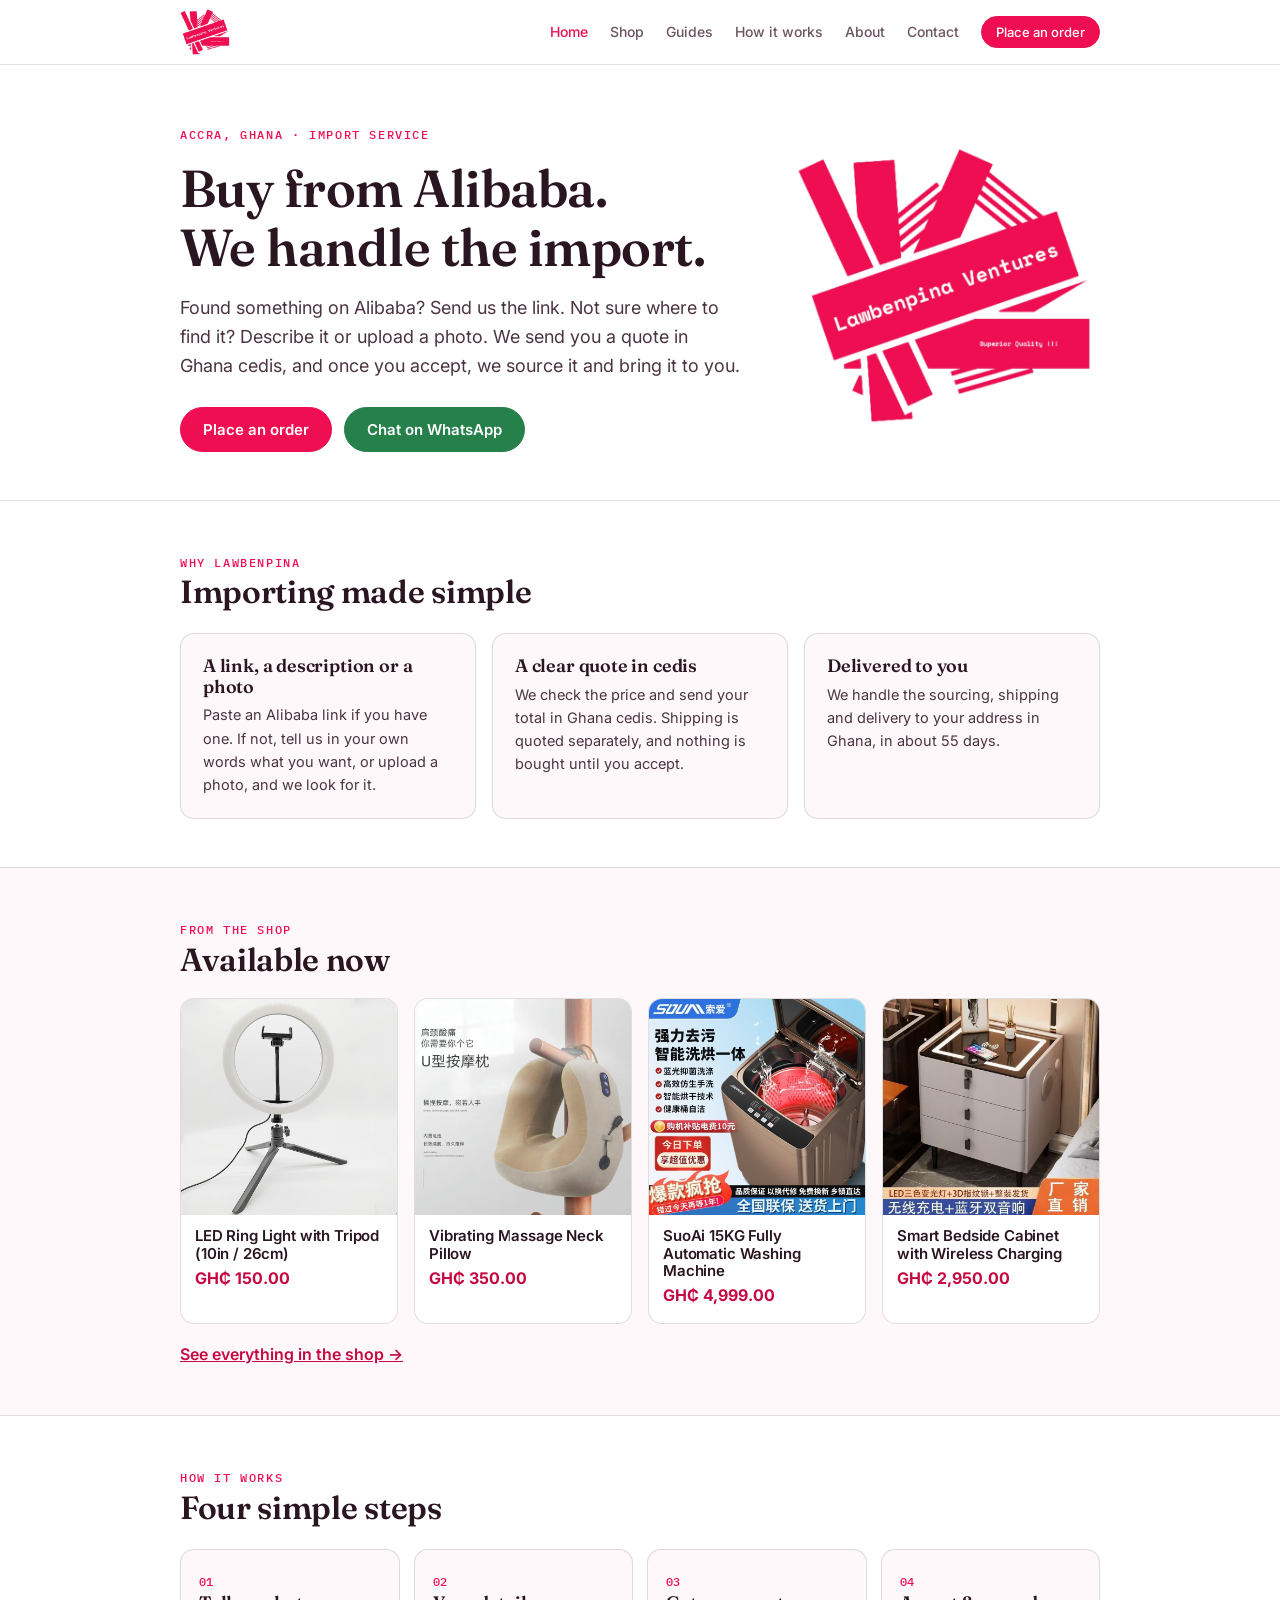
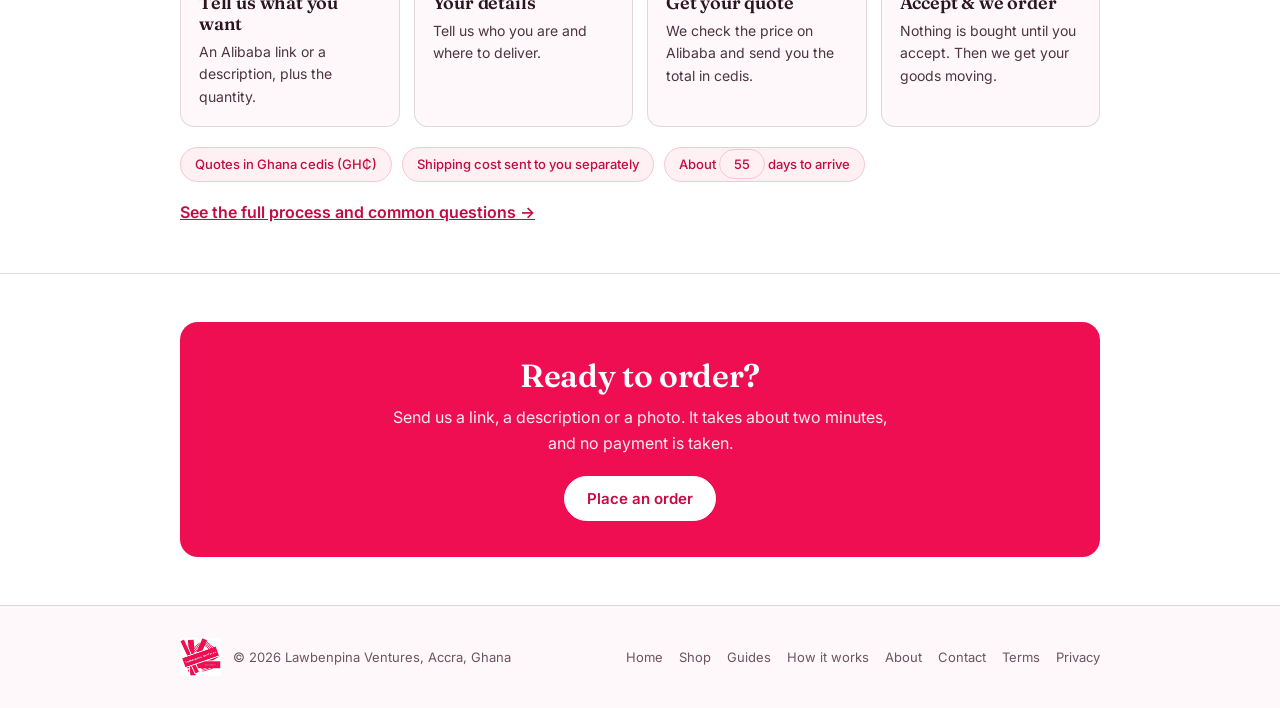
<file: index.html>
﻿<!DOCTYPE html>
<html lang="en">
<head>
<meta charset="UTF-8">
<meta name="viewport" content="width=device-width, initial-scale=1.0">
<title>Lawbenpina Ventures | Import from Alibaba to Ghana</title>
<meta name="description" content="Order anything from Alibaba and have it imported to Ghana. Send a link or describe what you want, get a quote in Ghana cedis, and we handle the rest.">
<link rel="preconnect" href="https://fonts.googleapis.com">
<link href="https://fonts.googleapis.com/css2?family=Fraunces:opsz,wght@9..144,400;9..144,500;9..144,600&family=Inter:wght@400;500;600;700&family=IBM+Plex+Mono:wght@400;500&display=swap" rel="stylesheet">
<link rel="icon" type="image/png" href="favicon.png">
<meta name="theme-color" content="#ef0e52">
<link rel="stylesheet" href="style.css">
</head>
<body data-page="home">
<header class="top">
  <div class="wrap">
    <a class="brand" href="index.html" aria-label="Lawbenpina Ventures home"><img src="logo.png" alt="Lawbenpina Ventures"></a>
    <button class="menu-btn" id="menuBtn" type="button" aria-expanded="false" aria-controls="mainNav">Menu</button>
    <nav id="mainNav">
      <a class="active" href="index.html">Home</a>
      <a href="shop.html">Shop</a>
      <a href="guides.html">Guides</a>
      <a href="how-it-works.html">How it works</a>
      <a href="about.html">About</a>
      <a href="contact.html">Contact</a>
      <a class="btn btn-primary btn-sm" href="order.html">Place an order</a>
    </nav>
  </div>
</header>

<div class="wrap hero">
  <div class="hero-grid">
    <div>
      <span class="eyebrow" data-cms="eyebrow">Accra, Ghana &middot; Import service</span>
      <h1 data-cms="title">Buy from Alibaba.<br>We handle the import.</h1>
      <p class="lede" data-cms="intro">Found something on Alibaba? Send us the link. Not sure where to find it? Describe it or upload a photo. We send you a quote in Ghana cedis, and once you accept, we source it and bring it to you.</p>
      <div class="row">
        <a class="btn btn-primary" href="order.html">Place an order</a>
        <a class="btn btn-wa" data-wa="Hello, I would like to import something from Alibaba." href="https://wa.me/233577788857" target="_blank" rel="noopener">Chat on WhatsApp</a>
      </div>
    </div>
    <img src="logo.png" alt="" width="300">
  </div>
</div>

<section>
  <div class="wrap">
    <span class="eyebrow" data-cms="whyEyebrow">Why Lawbenpina</span>
    <h2 data-cms="whyTitle">Importing made simple</h2>
    <div class="cards3" data-cms-list="features" data-tpl="feature">
      <div class="feat"><h3>A link, a description or a photo</h3><p>Paste an Alibaba link if you have one. If not, tell us in your own words what you want, or upload a photo, and we look for it.</p></div>
      <div class="feat"><h3>A clear quote in cedis</h3><p>We check the price and send your total in Ghana cedis. Shipping is quoted separately, and nothing is bought until you accept.</p></div>
      <div class="feat"><h3>Delivered to you</h3><p>We handle the sourcing, shipping and delivery to your address in Ghana, in about <span class="js-days">55</span> days.</p></div>
    </div>
  </div>
</section>

<section id="featured" hidden>
  <div class="wrap">
    <span class="eyebrow">From the shop</span>
    <h2>Available now</h2>
    <div id="featuredGrid" style="margin-top:20px;"></div>
    <p style="margin-top:18px;"><a class="link" href="shop.html">See everything in the shop &rarr;</a></p>
  </div>
</section>

<section>
  <div class="wrap">
    <span class="eyebrow">How it works</span>
    <h2>Four simple steps</h2>
    <div class="steps4">
      <div><span>01</span><h3>Tell us what you want</h3><p>An Alibaba link or a description, plus the quantity.</p></div>
      <div><span>02</span><h3>Your details</h3><p>Tell us who you are and where to deliver.</p></div>
      <div><span>03</span><h3>Get your quote</h3><p>We check the price on Alibaba and send you the total in cedis.</p></div>
      <div><span>04</span><h3>Accept &amp; we order</h3><p>Nothing is bought until you accept. Then we get your goods moving.</p></div>
    </div>
    <div class="facts">
      <span>Quotes in Ghana cedis (GH₵)</span>
      <span>Shipping cost sent to you separately</span>
      <span>About <span class="js-days">55</span> days to arrive</span>
    </div>
    <p style="margin-top:18px;"><a class="link" href="how-it-works.html">See the full process and common questions &rarr;</a></p>
  </div>
</section>

<section>
  <div class="wrap">
    <div class="cta-band">
      <h2 data-cms="ctaTitle">Ready to order?</h2>
      <p data-cms="ctaText">Send us a link, a description or a photo. It takes about two minutes, and no payment is taken.</p>
      <a class="btn btn-white" href="order.html">Place an order</a>
    </div>
  </div>
</section>

<footer>
  <div class="wrap">
    <div class="foot-brand"><img src="logo.png" alt="Lawbenpina Ventures"><span>&copy; <span class="js-year"></span> Lawbenpina Ventures, Accra, Ghana</span></div>
    <div class="foot-links"><a href="index.html">Home</a><a href="shop.html">Shop</a><a href="guides.html">Guides</a><a href="how-it-works.html">How it works</a><a href="about.html">About</a><a href="contact.html">Contact</a><a href="terms.html">Terms</a><a href="privacy.html">Privacy</a></div>
  </div>
</footer>
<script src="site.js"></script>
</body>
</html>
</file>
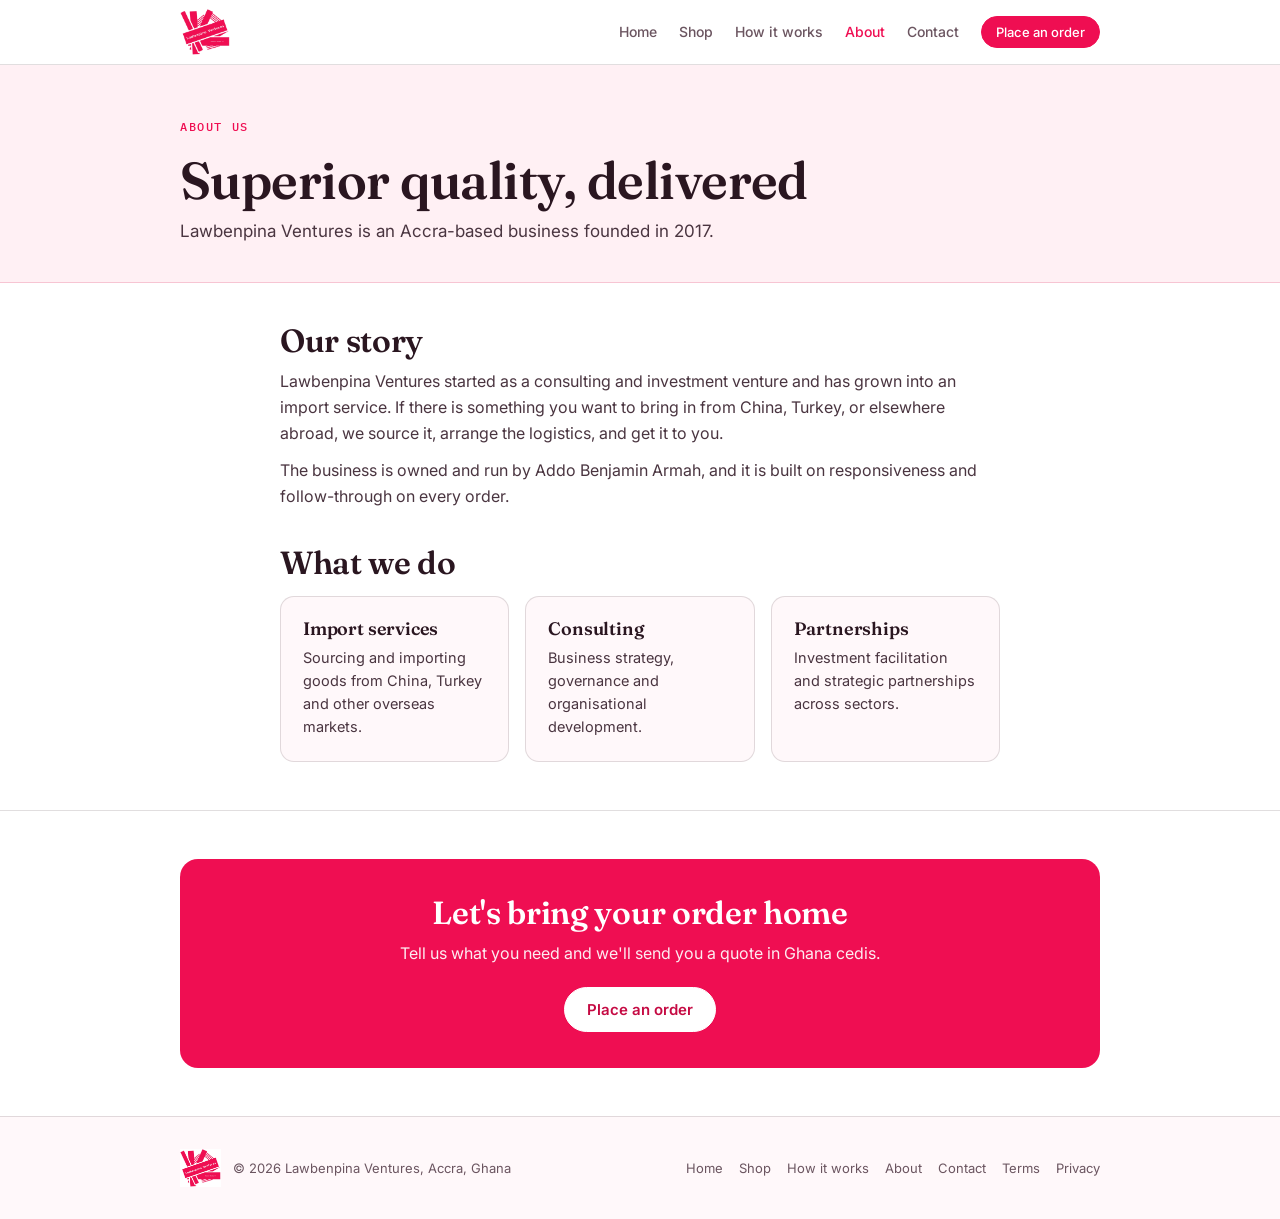
<file: about.html>
﻿<!DOCTYPE html>
<html lang="en">
<head>
<meta charset="UTF-8">
<meta name="viewport" content="width=device-width, initial-scale=1.0">
<title>About | Lawbenpina Ventures</title>
<meta name="description" content="Lawbenpina Ventures is an Accra-based business founded in 2017, offering import services from China, Turkey and other overseas markets.">
<link rel="preconnect" href="https://fonts.googleapis.com">
<link href="https://fonts.googleapis.com/css2?family=Fraunces:opsz,wght@9..144,400;9..144,500;9..144,600&family=Inter:wght@400;500;600;700&family=IBM+Plex+Mono:wght@400;500&display=swap" rel="stylesheet">
<link rel="icon" type="image/png" href="favicon.png">
<meta name="theme-color" content="#ef0e52">
<link rel="stylesheet" href="style.css">
</head>
<body data-page="about">
<header class="top">
  <div class="wrap">
    <a class="brand" href="index.html" aria-label="Lawbenpina Ventures home"><img src="logo.png" alt="Lawbenpina Ventures"></a>
    <button class="menu-btn" id="menuBtn" type="button" aria-expanded="false" aria-controls="mainNav">Menu</button>
    <nav id="mainNav">
      <a href="index.html">Home</a>
      <a href="shop.html">Shop</a>
      <a href="how-it-works.html">How it works</a>
      <a class="active" href="about.html">About</a>
      <a href="contact.html">Contact</a>
      <a class="btn btn-primary btn-sm" href="order.html">Place an order</a>
    </nav>
  </div>
</header>

<div class="page-hero">
  <div class="wrap">
    <span class="eyebrow">About us</span>
    <h1 data-cms="title">Superior quality, delivered</h1>
    <p data-cms="intro">Lawbenpina Ventures is an Accra-based business founded in 2017.</p>
  </div>
</div>

<section class="tight">
  <div class="wrap" style="max-width:760px;">
    <h2 data-cms="storyTitle">Our story</h2>
    <div class="story" data-cms-list="story" data-tpl="para"><p>Lawbenpina Ventures started as a consulting and investment venture and has grown into an import service. If there is something you want to bring in from China, Turkey, or elsewhere abroad, we source it, arrange the logistics, and get it to you.</p><p>The business is owned and run by Addo Benjamin Armah, and it is built on responsiveness and follow-through on every order.</p></div>

    <h2 style="margin-top:36px;" data-cms="doTitle">What we do</h2>
    <div class="cards3" style="margin-top:14px;" data-cms-list="services" data-tpl="feature">
      <div class="feat"><h3>Import services</h3><p>Sourcing and importing goods from China, Turkey and other overseas markets.</p></div>
      <div class="feat"><h3>Consulting</h3><p>Business strategy, governance and organisational development.</p></div>
      <div class="feat"><h3>Partnerships</h3><p>Investment facilitation and strategic partnerships across sectors.</p></div>
    </div>
  </div>
</section>

<section>
  <div class="wrap">
    <div class="cta-band">
      <h2 data-cms="ctaTitle">Let's bring your order home</h2>
      <p data-cms="ctaText">Tell us what you need and we'll send you a quote in Ghana cedis.</p>
      <a class="btn btn-white" href="order.html">Place an order</a>
    </div>
  </div>
</section>

<footer>
  <div class="wrap">
    <div class="foot-brand"><img src="logo.png" alt="Lawbenpina Ventures"><span>&copy; <span class="js-year"></span> Lawbenpina Ventures, Accra, Ghana</span></div>
    <div class="foot-links"><a href="index.html">Home</a><a href="shop.html">Shop</a><a href="how-it-works.html">How it works</a><a href="about.html">About</a><a href="contact.html">Contact</a><a href="terms.html">Terms</a><a href="privacy.html">Privacy</a></div>
  </div>
</footer>
<script src="site.js"></script>
</body>
</html>
</file>
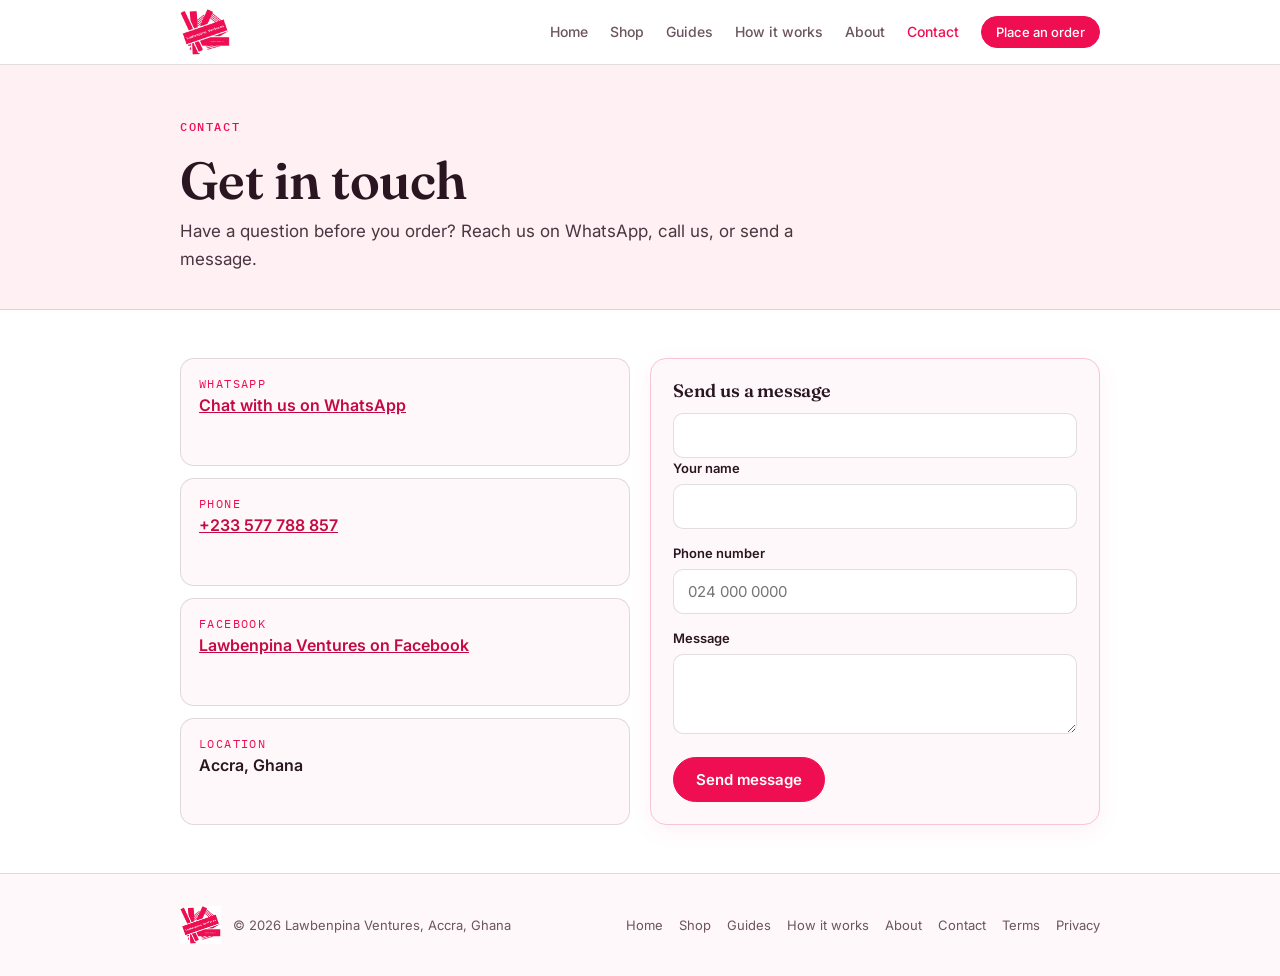
<file: contact.html>
﻿<!DOCTYPE html>
<html lang="en">
<head>
<meta charset="UTF-8">
<meta name="viewport" content="width=device-width, initial-scale=1.0">
<title>Contact | Lawbenpina Ventures</title>
<meta name="description" content="Contact Lawbenpina Ventures in Accra, Ghana by WhatsApp, phone or message.">
<link rel="preconnect" href="https://fonts.googleapis.com">
<link href="https://fonts.googleapis.com/css2?family=Fraunces:opsz,wght@9..144,400;9..144,500;9..144,600&family=Inter:wght@400;500;600;700&family=IBM+Plex+Mono:wght@400;500&display=swap" rel="stylesheet">
<link rel="icon" type="image/png" href="favicon.png">
<meta name="theme-color" content="#ef0e52">
<link rel="stylesheet" href="style.css">
</head>
<body data-page="contact">
<header class="top">
  <div class="wrap">
    <a class="brand" href="index.html" aria-label="Lawbenpina Ventures home"><img src="logo.png" alt="Lawbenpina Ventures"></a>
    <button class="menu-btn" id="menuBtn" type="button" aria-expanded="false" aria-controls="mainNav">Menu</button>
    <nav id="mainNav">
      <a href="index.html">Home</a>
      <a href="shop.html">Shop</a>
      <a href="guides.html">Guides</a>
      <a href="how-it-works.html">How it works</a>
      <a href="about.html">About</a>
      <a class="active" href="contact.html">Contact</a>
      <a class="btn btn-primary btn-sm" href="order.html">Place an order</a>
    </nav>
  </div>
</header>

<div class="page-hero">
  <div class="wrap">
    <span class="eyebrow">Contact</span>
    <h1 data-cms="title">Get in touch</h1>
    <p data-cms="intro">Have a question before you order? Reach us on WhatsApp, call us, or send a message.</p>
  </div>
</div>

<section class="tight">
  <div class="wrap">
    <div class="contact-grid">
      <div class="contact-list">
        <div class="contact-item"><span>WhatsApp</span><a class="link" data-wa="Hello, I have a question about importing from Alibaba." href="https://wa.me/233577788857" target="_blank" rel="noopener">Chat with us on WhatsApp</a></div>
        <div class="contact-item"><span>Phone</span><a class="link js-phone js-phone-text" href="tel:+233577788857">+233 577 788 857</a></div>
        <div class="contact-item"><span>Facebook</span><a class="link" data-cms-href="facebook" href="https://web.facebook.com/lawbenpinaventures" target="_blank" rel="noopener">Lawbenpina Ventures on Facebook</a></div>
        <div class="contact-item"><span>Location</span><b data-cms="location">Accra, Ghana</b></div>
      </div>

      <div class="card">
        <h3>Send us a message</h3>
        <form id="contactForm" name="contact" method="POST" data-netlify="true" netlify-honeypot="bot-field" novalidate style="margin-top:12px;">
          <div class="hp" aria-hidden="true"><input name="bot-field" tabindex="-1" autocomplete="off"></div>
          <div class="grid">
            <div class="full"><label for="m_name">Your name</label><input id="m_name" name="name" type="text" autocomplete="name" required></div>
            <div class="full"><label for="m_phone">Phone number</label><input id="m_phone" name="phone" type="tel" autocomplete="tel" placeholder="024 000 0000" required></div>
            <div class="full"><label for="m_message">Message</label><textarea id="m_message" name="message" required></textarea></div>
          </div>
          <div class="alert warn" id="contactErr" hidden></div>
          <div class="row" style="margin-top:16px;"><button class="btn btn-primary" type="submit" id="contactBtn">Send message</button></div>
        </form>
        <div id="contactOk" hidden><h3>Message sent</h3><p style="margin-top:6px;">Thank you. We will get back to you shortly.</p></div>
      </div>
    </div>
  </div>
</section>

<footer>
  <div class="wrap">
    <div class="foot-brand"><img src="logo.png" alt="Lawbenpina Ventures"><span>&copy; <span class="js-year"></span> Lawbenpina Ventures, Accra, Ghana</span></div>
    <div class="foot-links"><a href="index.html">Home</a><a href="shop.html">Shop</a><a href="guides.html">Guides</a><a href="how-it-works.html">How it works</a><a href="about.html">About</a><a href="contact.html">Contact</a><a href="terms.html">Terms</a><a href="privacy.html">Privacy</a></div>
  </div>
</footer>
<script src="site.js"></script>
</body>
</html>
</file>
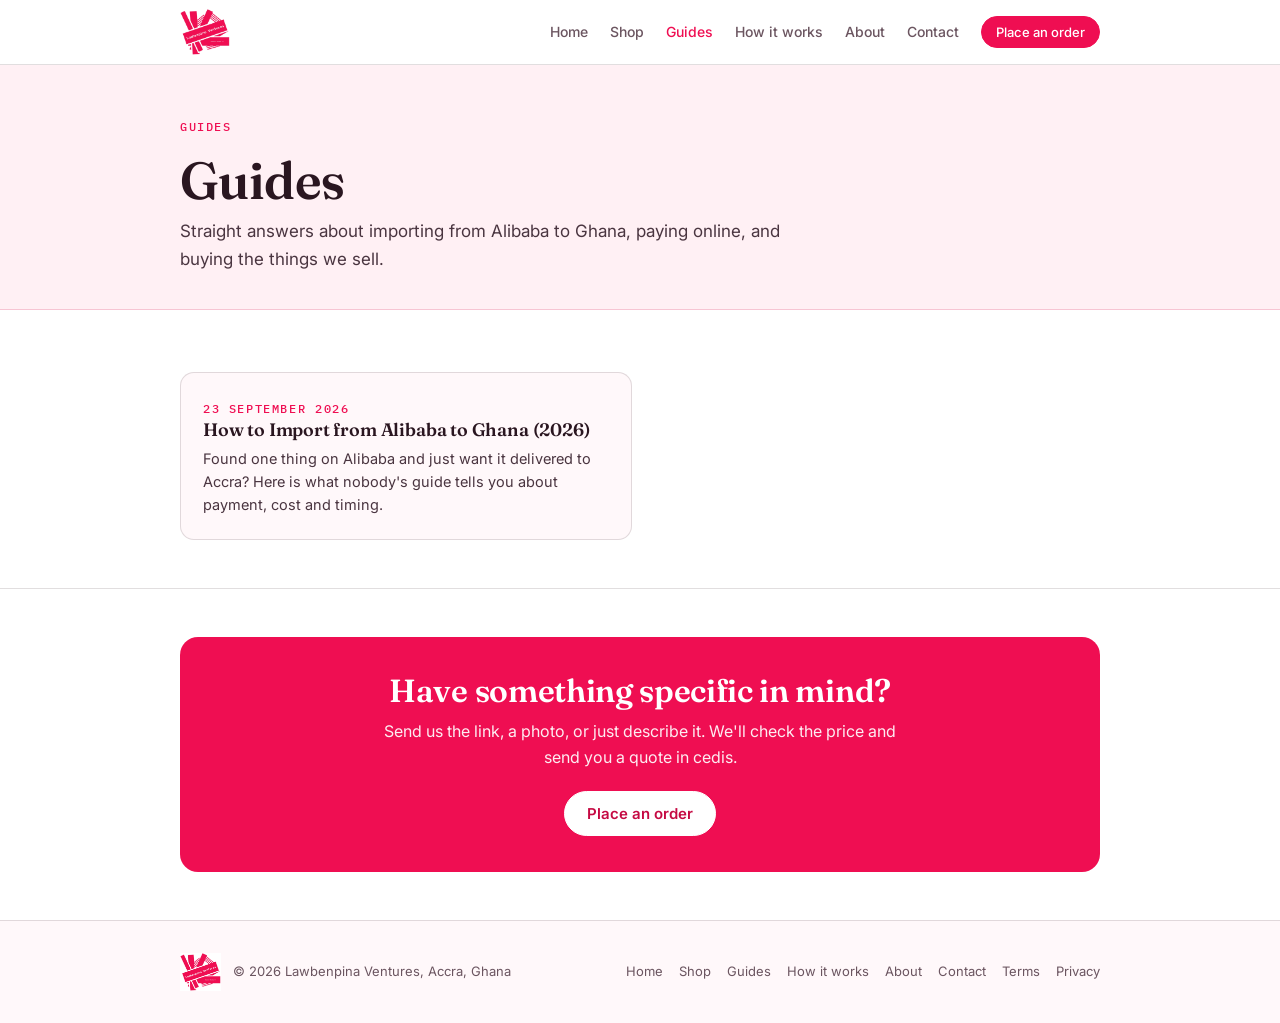
<file: guides.html>
<!DOCTYPE html>
<html lang="en">
<head>
<meta charset="UTF-8">
<meta name="viewport" content="width=device-width, initial-scale=1.0">
<title>Guides | Lawbenpina Ventures</title>
<meta name="description" content="Straight answers about importing from Alibaba to Ghana, paying online, and buying the things Lawbenpina Ventures sells.">
<link rel="preconnect" href="https://fonts.googleapis.com">
<link href="https://fonts.googleapis.com/css2?family=Fraunces:opsz,wght@9..144,400;9..144,500;9..144,600&family=Inter:wght@400;500;600;700&family=IBM+Plex+Mono:wght@400;500&display=swap" rel="stylesheet">
<link rel="icon" type="image/png" href="favicon.png">
<meta name="theme-color" content="#ef0e52">
<link rel="stylesheet" href="style.css">
</head>
<body data-page="guides">
<header class="top">
  <div class="wrap">
    <a class="brand" href="index.html" aria-label="Lawbenpina Ventures home"><img src="logo.png" alt="Lawbenpina Ventures"></a>
    <button class="menu-btn" id="menuBtn" type="button" aria-expanded="false" aria-controls="mainNav">Menu</button>
    <nav id="mainNav">
      <a href="index.html">Home</a>
      <a href="shop.html">Shop</a>
      <a class="active" href="guides.html">Guides</a>
      <a href="how-it-works.html">How it works</a>
      <a href="about.html">About</a>
      <a href="contact.html">Contact</a>
      <a class="btn btn-primary btn-sm" href="order.html">Place an order</a>
    </nav>
  </div>
</header>

<div class="page-hero">
  <div class="wrap">
    <span class="eyebrow">Guides</span>
    <h1 data-cms="title">Guides</h1>
    <p data-cms="intro">Straight answers about importing from Alibaba to Ghana, paying online, and buying the things we sell.</p>
  </div>
</div>

<section class="tight">
  <div class="wrap">
    <div class="guides-grid" data-cms-list="guides" data-tpl="guidecard"></div>
  </div>
</section>

<section>
  <div class="wrap">
    <div class="cta-band">
      <h2>Have something specific in mind?</h2>
      <p>Send us the link, a photo, or just describe it. We'll check the price and send you a quote in cedis.</p>
      <a class="btn btn-white" href="order.html">Place an order</a>
    </div>
  </div>
</section>

<footer>
  <div class="wrap">
    <div class="foot-brand"><img src="logo.png" alt="Lawbenpina Ventures"><span>&copy; <span class="js-year"></span> Lawbenpina Ventures, Accra, Ghana</span></div>
    <div class="foot-links"><a href="index.html">Home</a><a href="shop.html">Shop</a><a href="guides.html">Guides</a><a href="how-it-works.html">How it works</a><a href="about.html">About</a><a href="contact.html">Contact</a><a href="terms.html">Terms</a><a href="privacy.html">Privacy</a></div>
  </div>
</footer>
<script src="site.js"></script>
</body>
</html>
</file>
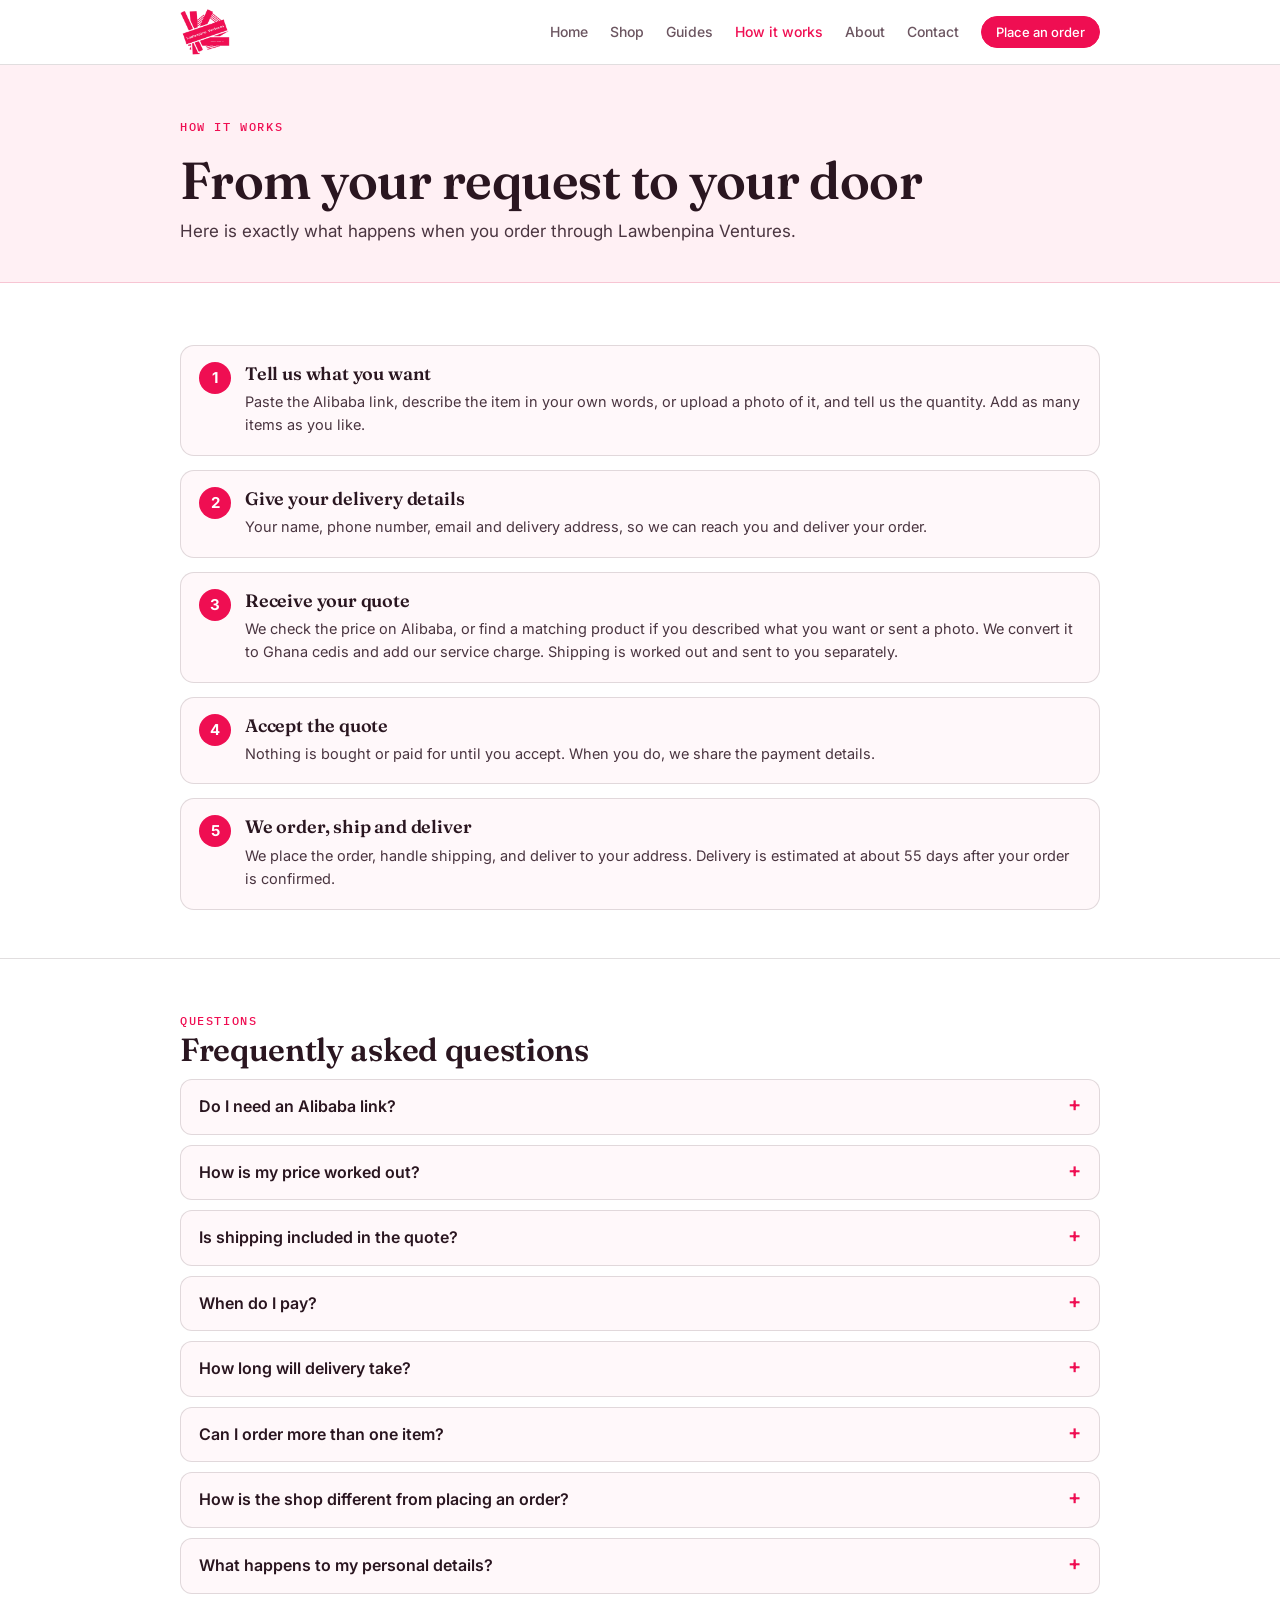
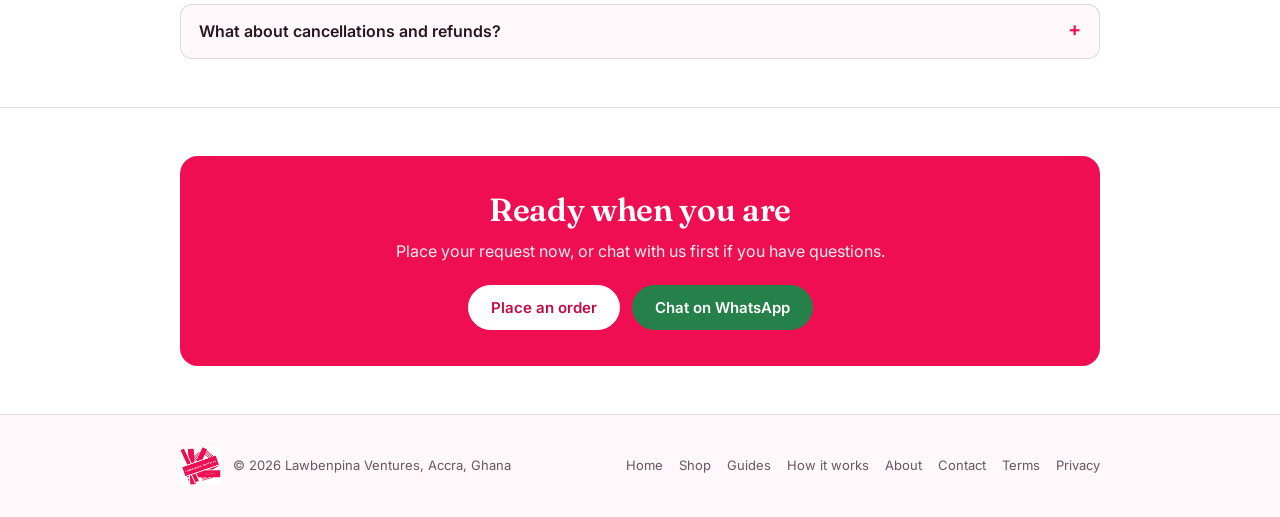
<file: how-it-works.html>
﻿<!DOCTYPE html>
<html lang="en">
<head>
<meta charset="UTF-8">
<meta name="viewport" content="width=device-width, initial-scale=1.0">
<title>How it works | Lawbenpina Ventures</title>
<meta name="description" content="How importing from Alibaba to Ghana works with Lawbenpina Ventures, from your request and quote to delivery, with answers to common questions.">
<link rel="preconnect" href="https://fonts.googleapis.com">
<link href="https://fonts.googleapis.com/css2?family=Fraunces:opsz,wght@9..144,400;9..144,500;9..144,600&family=Inter:wght@400;500;600;700&family=IBM+Plex+Mono:wght@400;500&display=swap" rel="stylesheet">
<link rel="icon" type="image/png" href="favicon.png">
<meta name="theme-color" content="#ef0e52">
<link rel="stylesheet" href="style.css">
</head>
<body data-page="how">
<header class="top">
  <div class="wrap">
    <a class="brand" href="index.html" aria-label="Lawbenpina Ventures home"><img src="logo.png" alt="Lawbenpina Ventures"></a>
    <button class="menu-btn" id="menuBtn" type="button" aria-expanded="false" aria-controls="mainNav">Menu</button>
    <nav id="mainNav">
      <a href="index.html">Home</a>
      <a href="shop.html">Shop</a>
      <a href="guides.html">Guides</a>
      <a class="active" href="how-it-works.html">How it works</a>
      <a href="about.html">About</a>
      <a href="contact.html">Contact</a>
      <a class="btn btn-primary btn-sm" href="order.html">Place an order</a>
    </nav>
  </div>
</header>

<div class="page-hero">
  <div class="wrap">
    <span class="eyebrow">How it works</span>
    <h1 data-cms="title">From your request to your door</h1>
    <p data-cms="intro">Here is exactly what happens when you order through Lawbenpina Ventures.</p>
  </div>
</div>

<section class="tight">
  <div class="wrap">
    <ol class="timeline" data-cms-list="steps" data-tpl="step">
      <li><h3>Tell us what you want</h3><p>Paste the Alibaba link, describe the item in your own words, or upload a photo of it, and tell us the quantity. Add as many items as you like.</p></li>
      <li><h3>Give your delivery details</h3><p>Your name, phone number, email and delivery address, so we can reach you and deliver your order.</p></li>
      <li><h3>Receive your quote</h3><p>We check the price on Alibaba, or find a matching product if you described what you want or sent a photo. We convert it to Ghana cedis and add our service charge. Shipping is worked out and sent to you separately.</p></li>
      <li><h3>Accept the quote</h3><p>Nothing is bought or paid for until you accept. When you do, we share the payment details.</p></li>
      <li><h3>We order, ship and deliver</h3><p>We place the order, handle shipping, and deliver to your address. Delivery is estimated at about <span class="js-days">55</span> days after your order is confirmed.</p></li>
    </ol>
  </div>
</section>

<section>
  <div class="wrap">
    <span class="eyebrow">Questions</span>
    <h2 data-cms="faqTitle">Frequently asked questions</h2>
    <div data-cms-list="faqs" data-tpl="faq"><details><summary>Do I need an Alibaba link?</summary><p>No. If you have a link, paste it. If you don't, choose "I'll describe what I want" and tell us the type, size, colour or model, or choose "I have a photo" and upload a picture of what you want. We'll find a matching product and send you a quote.</p></details>
    <details><summary>How is my price worked out?</summary><p>We take the price on Alibaba in US dollars, convert it to Ghana cedis at that day's rate, and add our service charge. You see the total in cedis in your quote.</p></details>
    <details><summary>Is shipping included in the quote?</summary><p>No. Shipping is calculated separately and sent to you.</p></details>
    <details><summary>When do I pay?</summary><p>Only after you accept your quote. Placing a request does not cost anything and does not commit you to buy.</p></details>
    <details><summary>How long will delivery take?</summary><p>We estimate about <span class="js-days">55</span> days after your order is confirmed. It is an estimate, not a guarantee, because shipping and customs can affect timing.</p></details>
    <details><summary>Can I order more than one item?</summary><p>Yes. Add as many items as you like to one request, using links, descriptions, photos, or a mix.</p></details>
    <details><summary>How is the shop different from placing an order?</summary><p>The <a class="link" href="shop.html">shop</a> sells items we have already bought, at fixed prices in cedis, and you pay the delivery fee on delivery. Placing an order is for anything else you want us to import from Alibaba for you.</p></details>
    <details><summary>What happens to my personal details?</summary><p>We use them only to contact you and deliver your order. Read our <a class="link" href="privacy.html">Privacy Notice</a> for more.</p></details>
    <details><summary>What about cancellations and refunds?</summary><p>Our <a class="link" href="terms.html">Terms</a> explain how cancellations and refunds work. You can also ask us on WhatsApp before you order.</p></details></div>
  </div>
</section>

<section>
  <div class="wrap">
    <div class="cta-band">
      <h2>Ready when you are</h2>
      <p>Place your request now, or chat with us first if you have questions.</p>
      <div class="row" style="justify-content:center;">
        <a class="btn btn-white" href="order.html">Place an order</a>
        <a class="btn btn-wa" data-wa="Hello, I have a question about importing from Alibaba." href="https://wa.me/233577788857" target="_blank" rel="noopener">Chat on WhatsApp</a>
      </div>
    </div>
  </div>
</section>

<footer>
  <div class="wrap">
    <div class="foot-brand"><img src="logo.png" alt="Lawbenpina Ventures"><span>&copy; <span class="js-year"></span> Lawbenpina Ventures, Accra, Ghana</span></div>
    <div class="foot-links"><a href="index.html">Home</a><a href="shop.html">Shop</a><a href="guides.html">Guides</a><a href="how-it-works.html">How it works</a><a href="about.html">About</a><a href="contact.html">Contact</a><a href="terms.html">Terms</a><a href="privacy.html">Privacy</a></div>
  </div>
</footer>
<script src="site.js"></script>
</body>
</html>
</file>
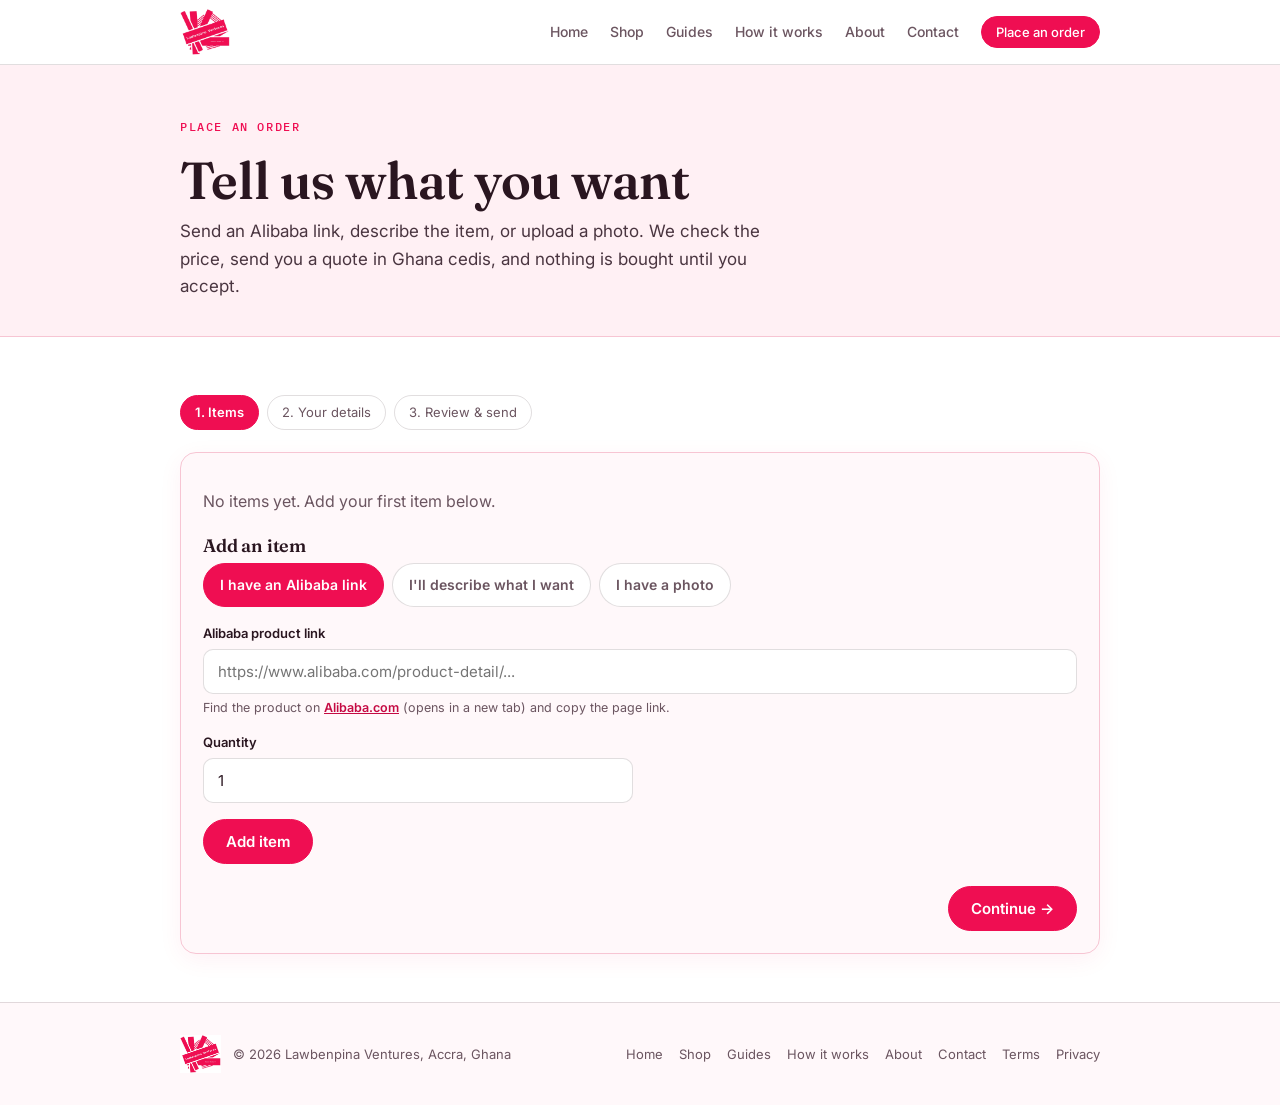
<file: order.html>
﻿<!DOCTYPE html>
<html lang="en">
<head>
<meta charset="UTF-8">
<meta name="viewport" content="width=device-width, initial-scale=1.0">
<title>Place an order | Lawbenpina Ventures</title>
<meta name="description" content="Tell us what you want to import from Alibaba, with a link or a description, and get a quote in Ghana cedis.">
<link rel="preconnect" href="https://fonts.googleapis.com">
<link href="https://fonts.googleapis.com/css2?family=Fraunces:opsz,wght@9..144,400;9..144,500;9..144,600&family=Inter:wght@400;500;600;700&family=IBM+Plex+Mono:wght@400;500&display=swap" rel="stylesheet">
<link rel="icon" type="image/png" href="favicon.png">
<meta name="theme-color" content="#ef0e52">
<link rel="stylesheet" href="style.css">
</head>
<body>
<header class="top">
  <div class="wrap">
    <a class="brand" href="index.html" aria-label="Lawbenpina Ventures home"><img src="logo.png" alt="Lawbenpina Ventures"></a>
    <button class="menu-btn" id="menuBtn" type="button" aria-expanded="false" aria-controls="mainNav">Menu</button>
    <nav id="mainNav">
      <a href="index.html">Home</a>
      <a href="shop.html">Shop</a>
      <a href="guides.html">Guides</a>
      <a href="how-it-works.html">How it works</a>
      <a href="about.html">About</a>
      <a href="contact.html">Contact</a>
      <a class="btn btn-primary btn-sm" href="order.html">Place an order</a>
    </nav>
  </div>
</header>

<div class="page-hero">
  <div class="wrap">
    <span class="eyebrow">Place an order</span>
    <h1>Tell us what you want</h1>
    <p>Send an Alibaba link, describe the item, or upload a photo. We check the price, send you a quote in Ghana cedis, and nothing is bought until you accept.</p>
  </div>
</div>

<section id="order" class="tight">
  <div class="wrap">
    <ol class="stepper" id="stepper">
      <li class="on">1. Items</li><li>2. Your details</li><li>3. Review &amp; send</li>
    </ol>

    <div class="card">
      <!-- STEP 1 -->
      <div id="p1">
        <div id="itemList"></div>

        <h3 style="margin-top:8px;" id="formTitle">Add an item</h3>
        <form id="itemForm" novalidate>
          <div class="seg" role="radiogroup" aria-label="How do you want to add this item?">
            <label class="seg-opt"><input type="radio" name="i_type" value="link" checked><span>I have an Alibaba link</span></label>
            <label class="seg-opt"><input type="radio" name="i_type" value="desc"><span>I'll describe what I want</span></label>
            <label class="seg-opt"><input type="radio" name="i_type" value="photo"><span>I have a photo</span></label>
          </div>
          <div class="grid">
            <div class="full" id="rowLink">
              <label for="i_link">Alibaba product link</label>
              <input id="i_link" type="url" placeholder="https://www.alibaba.com/product-detail/...">
              <div class="help">Find the product on <a href="https://www.alibaba.com" target="_blank" rel="noopener" class="link">Alibaba.com</a> (opens in a new tab) and copy the page link.</div>
            </div>
            <div class="full" id="rowDesc" hidden>
              <label for="i_desc">Describe what you want</label>
              <textarea id="i_desc" maxlength="500" placeholder="e.g. Rechargeable desk fan, white, quiet, USB powered"></textarea>
              <div class="help">Include the type, size, colour, model or anything else that matters. You can send photos on WhatsApp after you send your request.</div>
            </div>
            <div class="full" id="rowPhoto" hidden>
              <label for="i_photo">Photo of what you want</label>
              <input id="i_photo" type="file" accept="image/*">
              <div class="alert warn" id="photoErr" hidden></div>
              <img id="photoPreview" class="thumb" alt="Preview of your photo" hidden>
              <label for="i_pnote" style="margin-top:12px;">Details <small>(size, colour, model or anything that matters, optional)</small></label>
              <textarea id="i_pnote" maxlength="500" placeholder="e.g. Same as the photo, but in black. Size medium."></textarea>
              <div class="help">Screenshots and pictures from social media work too. You can attach up to 5 photos per request.</div>
            </div>
            <div><label for="i_qty">Quantity</label><input id="i_qty" type="number" min="1" step="1" inputmode="numeric" value="1" required></div>
          </div>
          <div class="row" style="margin-top:16px;">
            <button class="btn btn-primary" type="submit" id="itemBtn">Add item</button>
            <button class="btn" type="button" id="itemCancel" hidden>Cancel edit</button>
          </div>
        </form>
        <div class="nav-row"><span></span><button class="btn btn-primary" id="to2" type="button">Continue &rarr;</button></div>
      </div>

      <!-- STEP 2 -->
      <div id="p2" hidden>
        <h3>Your details</h3>
        <p class="muted" style="margin-bottom:14px;">We use these to contact you and deliver your order.</p>
        <form id="custForm" novalidate>
          <div class="grid">
            <div class="full"><label for="c_name">Full name</label><input id="c_name" type="text" autocomplete="name" required></div>
            <div><label for="c_phone">Phone number</label><input id="c_phone" type="tel" autocomplete="tel" placeholder="024 000 0000" required></div>
            <div><label for="c_whatsapp">WhatsApp number <small>(if different)</small></label><input id="c_whatsapp" type="tel"></div>
            <div class="full"><label for="c_email">Email address</label><input id="c_email" type="email" autocomplete="email" required></div>
            <div class="full"><label for="c_address">Residential address</label><input id="c_address" type="text" autocomplete="street-address" required></div>
            <div><label for="c_city">Town / city</label><input id="c_city" type="text" autocomplete="address-level2" required></div>
            <div><label for="c_region">Region</label>
              <select id="c_region" required><option value="">Select region</option>
                <option>Greater Accra</option><option>Ashanti</option><option>Western</option><option>Western North</option><option>Central</option><option>Eastern</option><option>Volta</option><option>Oti</option><option>Northern</option><option>Savannah</option><option>North East</option><option>Upper East</option><option>Upper West</option><option>Bono</option><option>Bono East</option><option>Ahafo</option>
              </select></div>
            <div><label for="c_digital">Ghana Post digital address <small>(optional)</small></label><input id="c_digital" type="text" placeholder="GA-123-4567"></div>
            <div><label for="c_landmark">Landmark / directions <small>(optional)</small></label><input id="c_landmark" type="text"></div>
            <div class="full"><label for="c_notes">Colour, size or model for each item, or anything else we should know <small>(optional)</small></label><textarea id="c_notes"></textarea></div>
          </div>
        </form>
        <div class="nav-row"><button class="btn" id="back1" type="button">&larr; Back</button><button class="btn btn-primary" id="to3" type="button">Review request &rarr;</button></div>
      </div>

      <!-- STEP 3 -->
      <div id="p3" hidden>
        <div class="review" id="reviewBox"></div>
        <div class="consent">
          <label><input type="checkbox" id="k1"> <span>I have checked the items and quantities above and I want Lawbenpina Ventures to check the price on Alibaba (or find a matching product, where I described what I want or uploaded a photo) and send me a quote.</span></label>
          <label><input type="checkbox" id="k2"> <span>I understand that the price and the shipping cost will be sent to me separately, and that nothing is bought or paid for until I accept my quote.</span></label>
          <label><input type="checkbox" id="k3"> <span>I understand the arrival date is only an estimate, and I agree to the <a href="terms.html" target="_blank" rel="noopener" class="link">Terms</a> and <a href="privacy.html" target="_blank" rel="noopener" class="link">Privacy Notice</a>.</span></label>
        </div>
        <div class="alert info" style="margin-top:16px;">No payment is taken at this step. After you send your request, we contact you with your quote in Ghana cedis.</div>
        <div class="alert warn" id="placeError" hidden></div>
        <div class="nav-row"><button class="btn" id="back2" type="button">&larr; Back</button><button class="btn btn-primary" id="placeBtn" type="button" disabled>Send my order request</button></div>
      </div>

      <!-- DONE -->
      <div id="p4" hidden>
        <div class="done-box">
          <span class="eyebrow">Request received</span>
          <h2 style="margin-top:8px;">Thank you, <span id="doneName"></span></h2>
          <div class="ref" id="doneRef"></div>
          <p id="doneMsg"></p>
        </div>
        <div class="review" id="doneSummary"></div>
        <div class="row no-print" style="margin-top:20px;justify-content:center;">
          <a class="btn btn-wa" id="doneWa" href="#" target="_blank" rel="noopener">Send this request on WhatsApp</a>
          <button class="btn" id="printBtn" type="button">Print / save summary</button>
        </div>
        <p class="muted no-print" style="text-align:center;margin-top:12px;">Tap the WhatsApp button and press send so we can reach you faster. You can also send photos of what you want there.</p>
      </div>
    </div>
  </div>
</section>

<footer>
  <div class="wrap">
    <div class="foot-brand"><img src="logo.png" alt="Lawbenpina Ventures"><span>&copy; <span class="js-year"></span> Lawbenpina Ventures, Accra, Ghana</span></div>
    <div class="foot-links"><a href="index.html">Home</a><a href="shop.html">Shop</a><a href="guides.html">Guides</a><a href="how-it-works.html">How it works</a><a href="about.html">About</a><a href="contact.html">Contact</a><a href="terms.html">Terms</a><a href="privacy.html">Privacy</a></div>
  </div>
</footer>

<!-- Registers the form with Netlify so orders arrive by email. Filled and submitted by app.js. -->
<form name="order" method="POST" enctype="multipart/form-data" data-netlify="true" netlify-honeypot="bot-field" hidden>
  <input name="bot-field">
  <input type="file" name="photo_1"><input type="file" name="photo_2"><input type="file" name="photo_3"><input type="file" name="photo_4"><input type="file" name="photo_5">
  <input name="order_ref"><input name="name"><input name="phone"><input name="whatsapp"><input name="email">
  <input name="address"><input name="city"><input name="region"><input name="digital_address"><input name="landmark">
  <textarea name="notes"></textarea><textarea name="items_summary"></textarea><textarea name="items_json"></textarea>
  <input name="est_arrival"><input name="consent_time"><input name="consent_given">
</form>

<script src="site.js"></script>
<script src="app.js"></script>
</body>
</html>
</file>
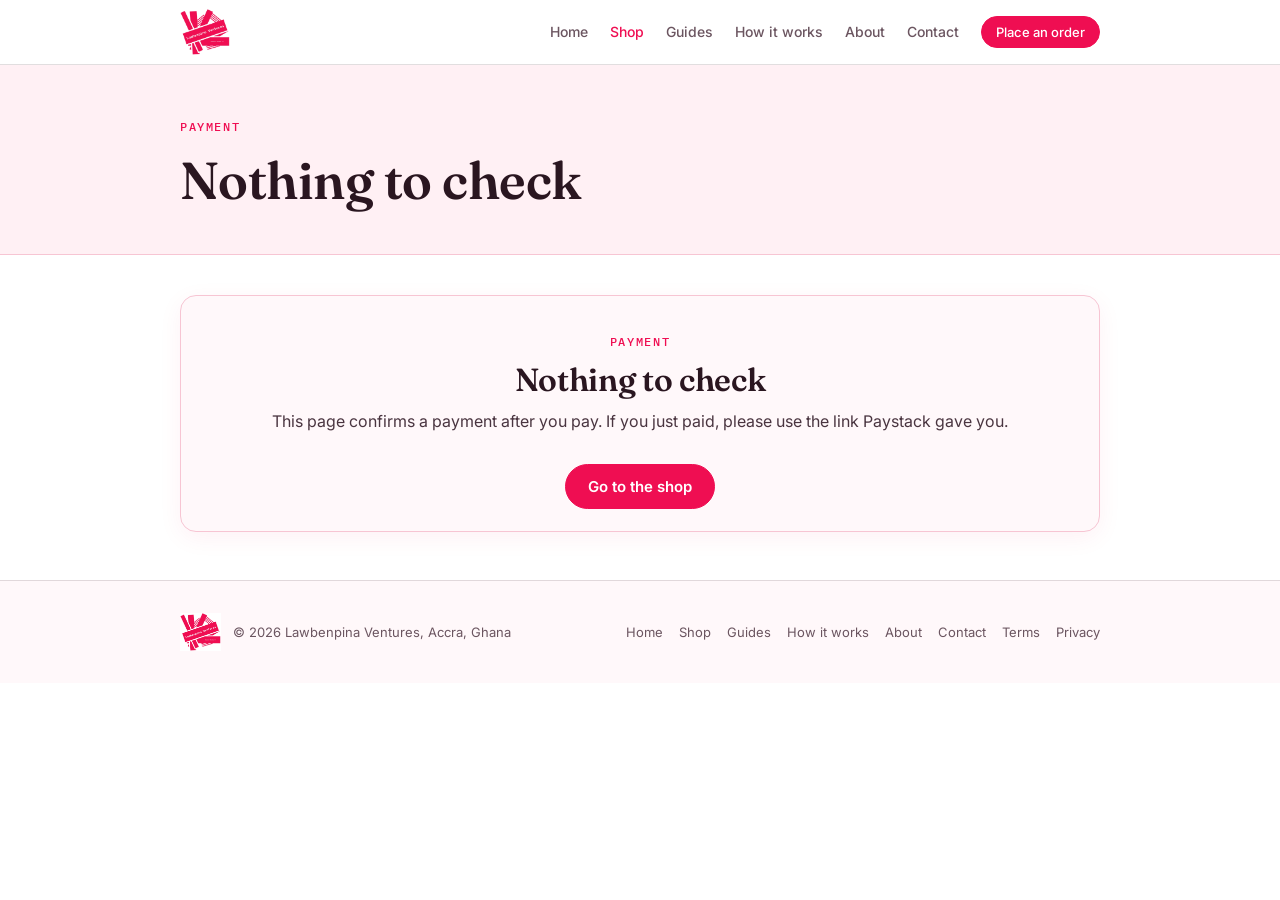
<file: payment-success.html>
<!DOCTYPE html>
<html lang="en">
<head>
<meta charset="UTF-8">
<meta name="viewport" content="width=device-width, initial-scale=1.0">
<title>Payment | Lawbenpina Ventures</title>
<meta name="robots" content="noindex">
<link rel="preconnect" href="https://fonts.googleapis.com">
<link href="https://fonts.googleapis.com/css2?family=Fraunces:opsz,wght@9..144,400;9..144,500;9..144,600&family=Inter:wght@400;500;600;700&family=IBM+Plex+Mono:wght@400;500&display=swap" rel="stylesheet">
<link rel="icon" type="image/png" href="favicon.png">
<meta name="theme-color" content="#ef0e52">
<link rel="stylesheet" href="style.css">
</head>
<body>
<header class="top">
  <div class="wrap">
    <a class="brand" href="index.html" aria-label="Lawbenpina Ventures home"><img src="logo.png" alt="Lawbenpina Ventures"></a>
    <button class="menu-btn" id="menuBtn" type="button" aria-expanded="false" aria-controls="mainNav">Menu</button>
    <nav id="mainNav">
      <a href="index.html">Home</a>
      <a class="active" href="shop.html">Shop</a>
      <a href="guides.html">Guides</a>
      <a href="how-it-works.html">How it works</a>
      <a href="about.html">About</a>
      <a href="contact.html">Contact</a>
      <a class="btn btn-primary btn-sm" href="order.html">Place an order</a>
    </nav>
  </div>
</header>

<div class="page-hero">
  <div class="wrap">
    <span class="eyebrow">Payment</span>
    <h1 id="ttl">Checking your payment&hellip;</h1>
    <p id="sub">Please wait a moment while we confirm your payment with Paystack.</p>
  </div>
</div>

<section class="tight" id="main">
  <div class="wrap">
    <div class="card" id="resultCard" hidden>
      <div class="done-box">
        <span class="eyebrow" id="resEyebrow"></span>
        <h2 style="margin-top:8px;" id="resTitle"></h2>
        <div class="ref" id="resRef"></div>
        <p id="resMsg"></p>
      </div>
      <div class="review" id="resSummary"></div>
      <div class="row no-print" id="resActions" style="margin-top:20px;justify-content:center;"></div>
    </div>
  </div>
</section>

<footer>
  <div class="wrap">
    <div class="foot-brand"><img src="logo.png" alt="Lawbenpina Ventures"><span>&copy; <span class="js-year"></span> Lawbenpina Ventures, Accra, Ghana</span></div>
    <div class="foot-links"><a href="index.html">Home</a><a href="shop.html">Shop</a><a href="guides.html">Guides</a><a href="how-it-works.html">How it works</a><a href="about.html">About</a><a href="contact.html">Contact</a><a href="terms.html">Terms</a><a href="privacy.html">Privacy</a></div>
  </div>
</footer>

<!-- Registers the form with Netlify so you also get an email when a payment is confirmed. Filled by payment-success.js. -->
<form name="payment-confirmation" method="POST" data-netlify="true" netlify-honeypot="bot-field" hidden>
  <input name="bot-field">
  <input name="order_ref"><input name="paystack_reference"><input name="amount_ghs"><input name="channel"><input name="customer"><input name="paid_at">
</form>

<script src="site.js"></script>
<script src="payment-success.js"></script>
</body>
</html>
</file>
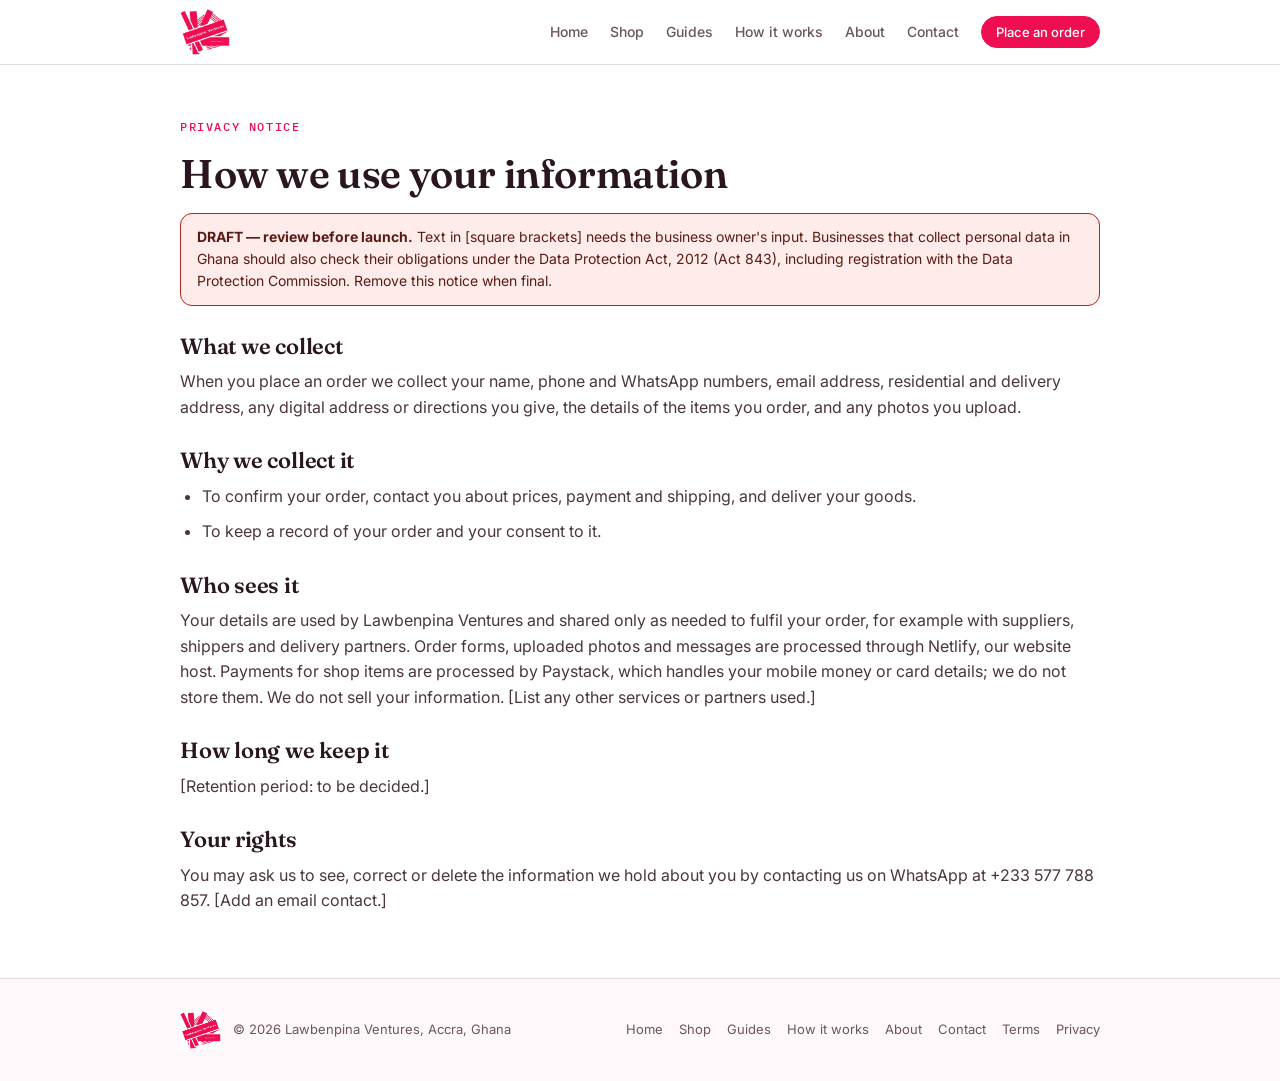
<file: privacy.html>
﻿<!DOCTYPE html>
<html lang="en">
<head>
<meta charset="UTF-8">
<meta name="viewport" content="width=device-width, initial-scale=1.0">
<title>Privacy | Lawbenpina Ventures</title>
<link rel="preconnect" href="https://fonts.googleapis.com">
<link href="https://fonts.googleapis.com/css2?family=Fraunces:opsz,wght@9..144,400;9..144,500;9..144,600&family=Inter:wght@400;500;600;700&family=IBM+Plex+Mono:wght@400;500&display=swap" rel="stylesheet">
<link rel="icon" type="image/png" href="favicon.png">
<link rel="stylesheet" href="style.css">
</head>
<body>
<header class="top">
  <div class="wrap">
    <a class="brand" href="index.html" aria-label="Lawbenpina Ventures home"><img src="logo.png" alt="Lawbenpina Ventures"></a>
    <button class="menu-btn" id="menuBtn" type="button" aria-expanded="false" aria-controls="mainNav">Menu</button>
    <nav id="mainNav">
      <a href="index.html">Home</a>
      <a href="shop.html">Shop</a>
      <a href="guides.html">Guides</a>
      <a href="how-it-works.html">How it works</a>
      <a href="about.html">About</a>
      <a href="contact.html">Contact</a>
      <a class="btn btn-primary btn-sm" href="order.html">Place an order</a>
    </nav>
  </div>
</header>
<div class="wrap prose" style="padding-top:48px;padding-bottom:64px;">
  <span class="eyebrow">Privacy notice</span>
  <h1 style="font-size:clamp(28px,5vw,40px)">How we use your information</h1>
  <div class="draft"><strong>DRAFT &mdash; review before launch.</strong> Text in [square brackets] needs the business owner's input. Businesses that collect personal data in Ghana should also check their obligations under the Data Protection Act, 2012 (Act 843), including registration with the Data Protection Commission. Remove this notice when final.</div>

  <h2>What we collect</h2>
  <p>When you place an order we collect your name, phone and WhatsApp numbers, email address, residential and delivery address, any digital address or directions you give, the details of the items you order, and any photos you upload.</p>

  <h2>Why we collect it</h2>
  <ul>
    <li>To confirm your order, contact you about prices, payment and shipping, and deliver your goods.</li>
    <li>To keep a record of your order and your consent to it.</li>
  </ul>

  <h2>Who sees it</h2>
  <p>Your details are used by Lawbenpina Ventures and shared only as needed to fulfil your order, for example with suppliers, shippers and delivery partners. Order forms, uploaded photos and messages are processed through Netlify, our website host. Payments for shop items are processed by Paystack, which handles your mobile money or card details; we do not store them. We do not sell your information. [List any other services or partners used.]</p>

  <h2>How long we keep it</h2>
  <p>[Retention period: to be decided.]</p>

  <h2>Your rights</h2>
  <p>You may ask us to see, correct or delete the information we hold about you by contacting us on WhatsApp at +233 577 788 857. [Add an email contact.]</p>
</div>
<footer>
  <div class="wrap">
    <div class="foot-brand"><img src="logo.png" alt="Lawbenpina Ventures"><span>&copy; <span class="js-year"></span> Lawbenpina Ventures, Accra, Ghana</span></div>
    <div class="foot-links"><a href="index.html">Home</a><a href="shop.html">Shop</a><a href="guides.html">Guides</a><a href="how-it-works.html">How it works</a><a href="about.html">About</a><a href="contact.html">Contact</a><a href="terms.html">Terms</a><a href="privacy.html">Privacy</a></div>
  </div>
</footer>
<script src="site.js"></script>
</body>
</html>
</file>
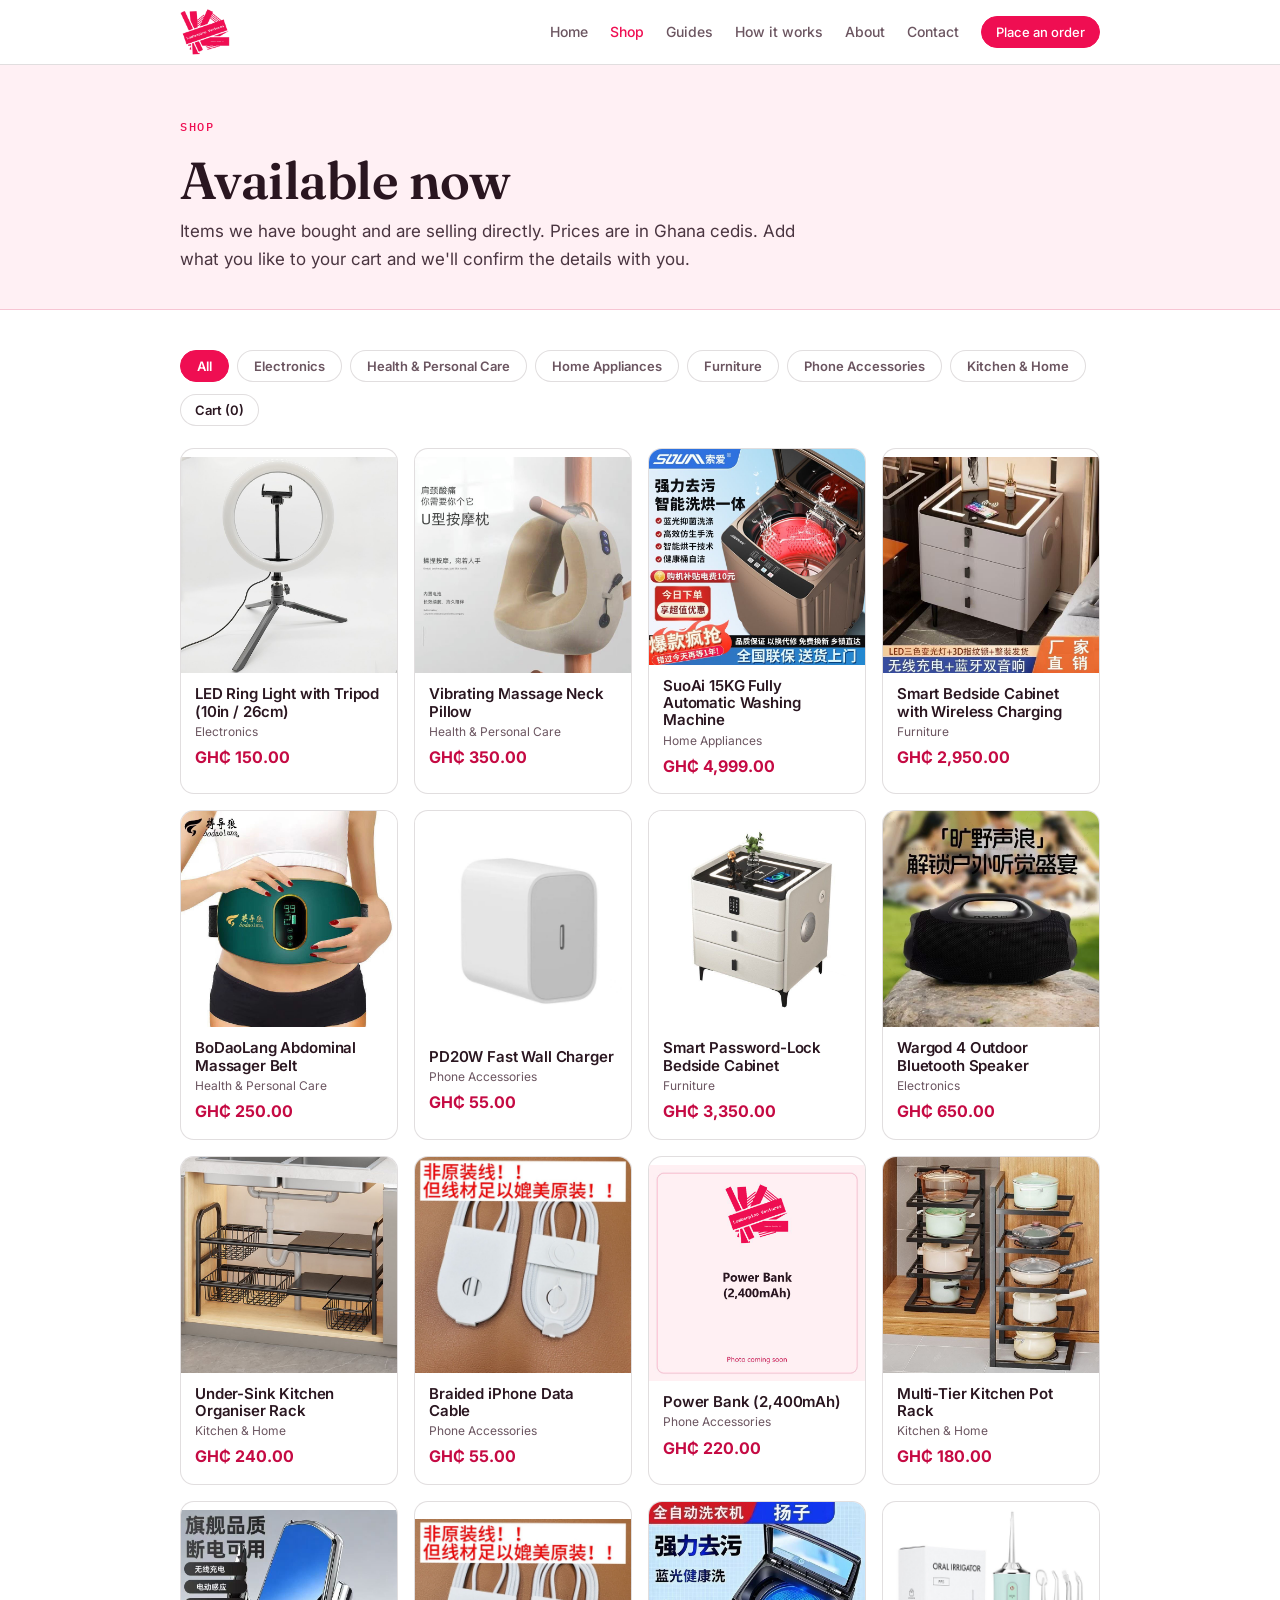
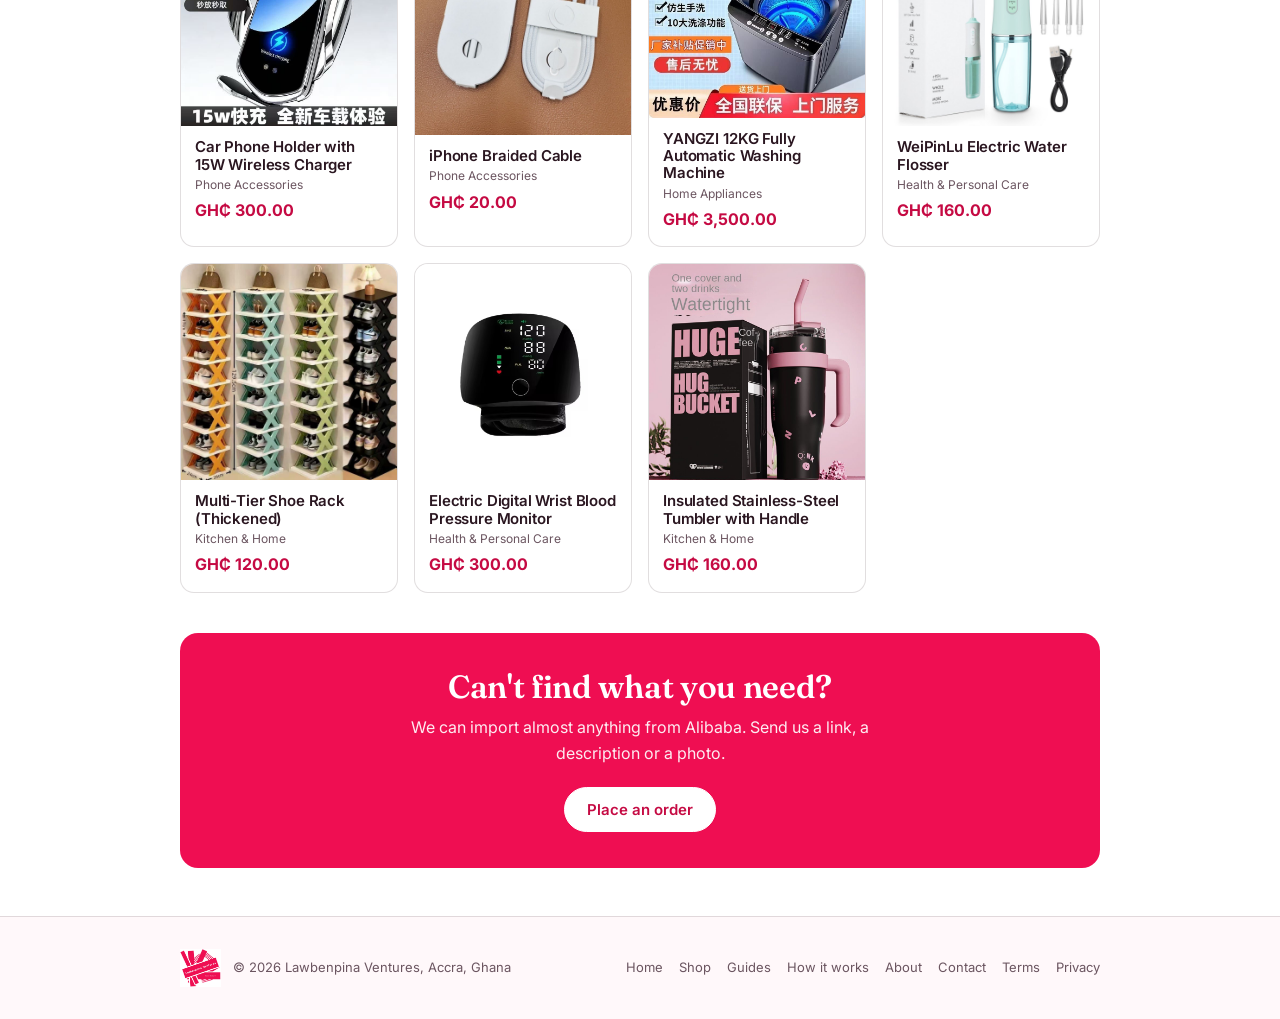
<file: shop.html>
﻿<!DOCTYPE html>
<html lang="en">
<head>
<meta charset="UTF-8">
<meta name="viewport" content="width=device-width, initial-scale=1.0">
<title>Shop | Lawbenpina Ventures</title>
<meta name="description" content="Shop items available now from Lawbenpina Ventures in Accra, Ghana. Prices in Ghana cedis.">
<link rel="preconnect" href="https://fonts.googleapis.com">
<link href="https://fonts.googleapis.com/css2?family=Fraunces:opsz,wght@9..144,400;9..144,500;9..144,600&family=Inter:wght@400;500;600;700&family=IBM+Plex+Mono:wght@400;500&display=swap" rel="stylesheet">
<link rel="icon" type="image/png" href="favicon.png">
<meta name="theme-color" content="#ef0e52">
<link rel="stylesheet" href="style.css">
</head>
<body data-page="shop">
<header class="top">
  <div class="wrap">
    <a class="brand" href="index.html" aria-label="Lawbenpina Ventures home"><img src="logo.png" alt="Lawbenpina Ventures"></a>
    <button class="menu-btn" id="menuBtn" type="button" aria-expanded="false" aria-controls="mainNav">Menu</button>
    <nav id="mainNav">
      <a href="index.html">Home</a>
      <a class="active" href="shop.html">Shop</a>
      <a href="guides.html">Guides</a>
      <a href="how-it-works.html">How it works</a>
      <a href="about.html">About</a>
      <a href="contact.html">Contact</a>
      <a class="btn btn-primary btn-sm" href="order.html">Place an order</a>
    </nav>
  </div>
</header>

<div class="page-hero">
  <div class="wrap">
    <span class="eyebrow">Shop</span>
    <h1 data-cms="title">Available now</h1>
    <p data-cms="intro">Items we have bought and are selling directly. Prices are in Ghana cedis. Add what you like to your cart and we'll confirm the details with you.</p>
  </div>
</div>

<section class="tight">
  <div class="wrap">
    <div class="shop-bar">
      <div class="chips" id="chips" hidden></div>
      <a class="btn btn-sm" href="checkout.html"><span>Cart (<span class="js-cart-count">0</span>)</span></a>
    </div>

    <div class="pgrid" id="productGrid"></div>

    <div class="card" id="shopEmpty" hidden style="text-align:center;padding:40px 22px;">
      <h3>Our shop is being stocked</h3>
      <p style="max-width:460px;margin:8px auto 18px;">New items are being added. In the meantime, tell us what you're looking for and we can import it for you.</p>
      <a class="btn btn-primary" href="order.html">Place an import order</a>
    </div>

    <div class="cta-band" style="margin-top:40px;">
      <h2>Can't find what you need?</h2>
      <p>We can import almost anything from Alibaba. Send us a link, a description or a photo.</p>
      <a class="btn btn-white" href="order.html">Place an order</a>
    </div>
  </div>
</section>

<dialog id="pdlg" aria-labelledby="pdName">
  <div class="pdlg-body">
    <button class="pdlg-x" id="pdClose" type="button" aria-label="Close">&times;</button>
    <img id="pdImg" alt="">
    <div class="pdlg-thumbs" id="pdThumbs" hidden></div>
    <div class="pdlg-info">
      <span class="eyebrow" id="pdCat"></span>
      <h2 id="pdName"></h2>
      <div class="pprice big" id="pdPrice"></div>
      <p class="desc" id="pdDesc"></p>
      <div id="pdBuy">
        <label for="pdQty">Quantity</label>
        <input id="pdQty" type="number" min="1" max="99" step="1" value="1" inputmode="numeric" style="max-width:110px;">
        <div class="row" style="margin-top:14px;">
          <button class="btn btn-primary" id="pdAdd" type="button">Add to cart</button>
          <a class="btn btn-wa" id="pdWa" href="#" target="_blank" rel="noopener">Ask on WhatsApp</a>
        </div>
        <div class="alert info" id="pdAdded" hidden style="margin-top:14px;">Added to your cart. <a class="link" href="checkout.html">View cart</a></div>
      </div>
      <div class="alert warn" id="pdSold" hidden>This item is sold out right now. <a class="link" id="pdWa2" href="#" target="_blank" rel="noopener">Ask us on WhatsApp</a> if you'd like it restocked.</div>
    </div>
  </div>
</dialog>

<footer>
  <div class="wrap">
    <div class="foot-brand"><img src="logo.png" alt="Lawbenpina Ventures"><span>&copy; <span class="js-year"></span> Lawbenpina Ventures, Accra, Ghana</span></div>
    <div class="foot-links"><a href="index.html">Home</a><a href="shop.html">Shop</a><a href="guides.html">Guides</a><a href="how-it-works.html">How it works</a><a href="about.html">About</a><a href="contact.html">Contact</a><a href="terms.html">Terms</a><a href="privacy.html">Privacy</a></div>
  </div>
</footer>
<script src="site.js"></script>
<script src="shop.js"></script>
</body>
</html>
</file>
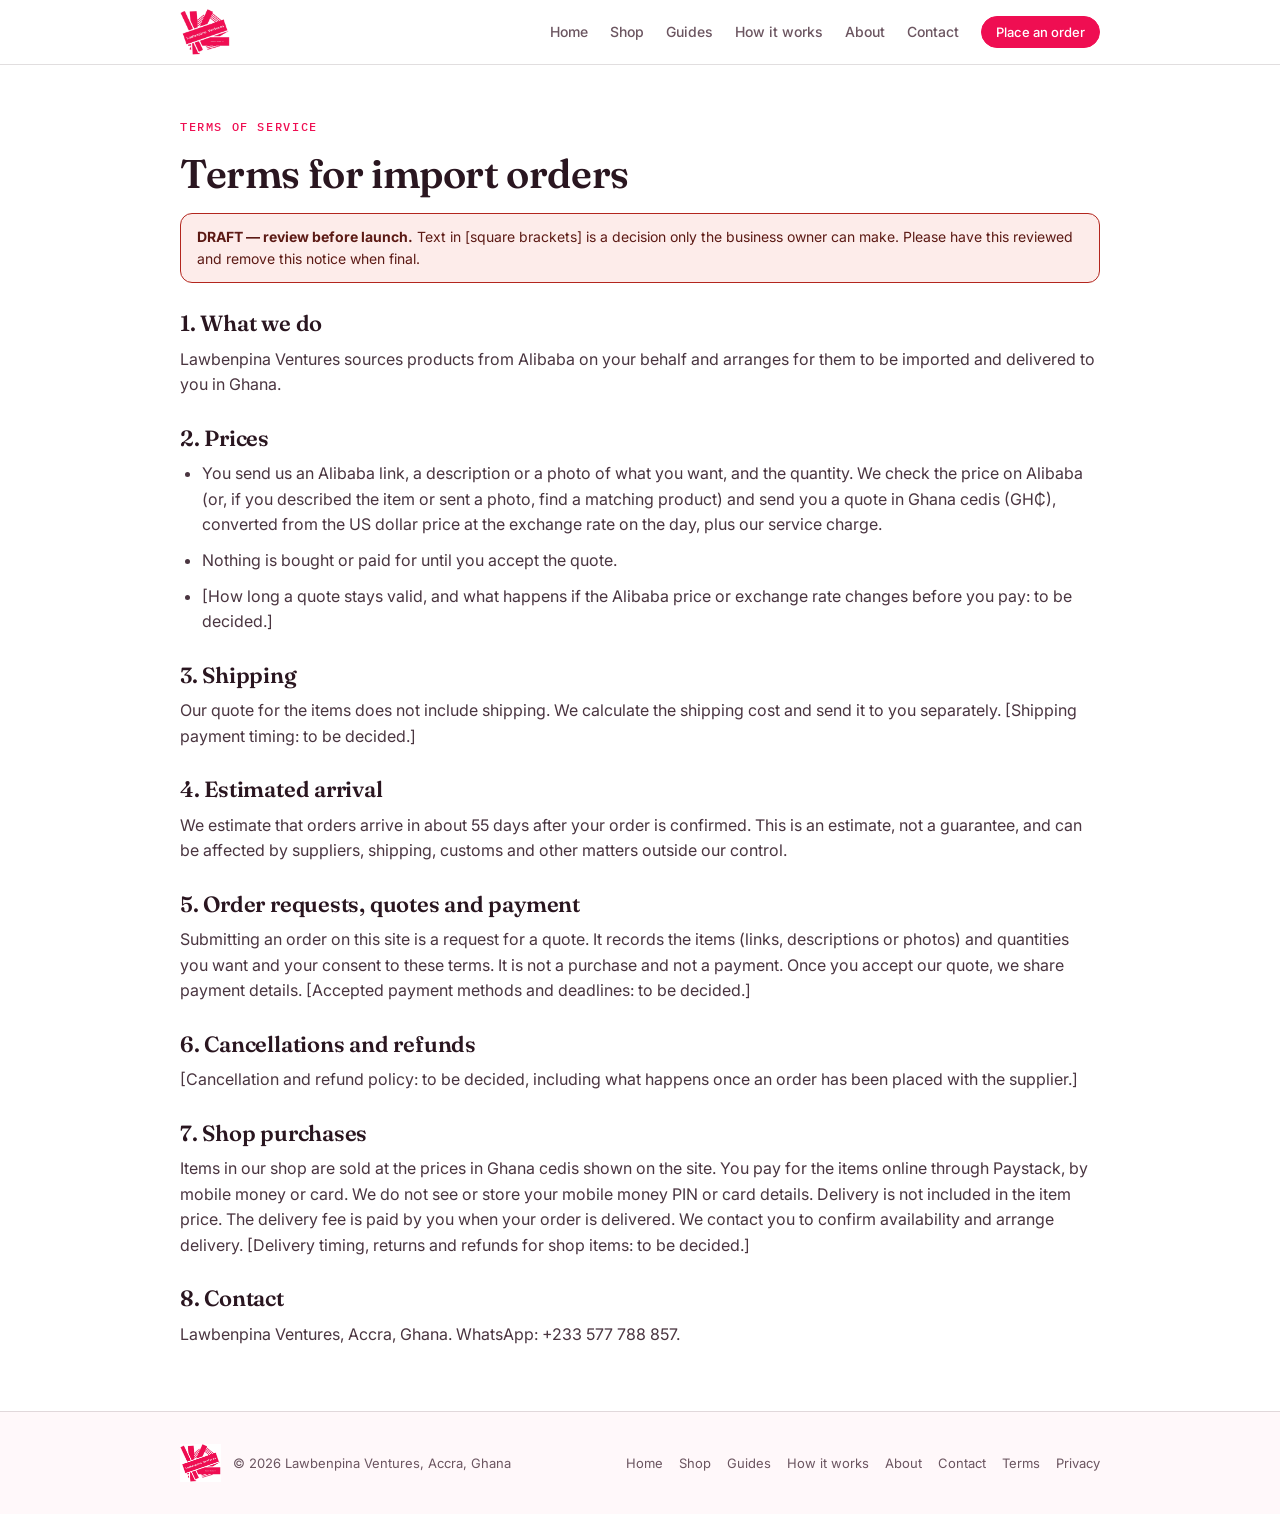
<file: terms.html>
﻿<!DOCTYPE html>
<html lang="en">
<head>
<meta charset="UTF-8">
<meta name="viewport" content="width=device-width, initial-scale=1.0">
<title>Terms | Lawbenpina Ventures</title>
<link rel="preconnect" href="https://fonts.googleapis.com">
<link href="https://fonts.googleapis.com/css2?family=Fraunces:opsz,wght@9..144,400;9..144,500;9..144,600&family=Inter:wght@400;500;600;700&family=IBM+Plex+Mono:wght@400;500&display=swap" rel="stylesheet">
<link rel="icon" type="image/png" href="favicon.png">
<link rel="stylesheet" href="style.css">
</head>
<body>
<header class="top">
  <div class="wrap">
    <a class="brand" href="index.html" aria-label="Lawbenpina Ventures home"><img src="logo.png" alt="Lawbenpina Ventures"></a>
    <button class="menu-btn" id="menuBtn" type="button" aria-expanded="false" aria-controls="mainNav">Menu</button>
    <nav id="mainNav">
      <a href="index.html">Home</a>
      <a href="shop.html">Shop</a>
      <a href="guides.html">Guides</a>
      <a href="how-it-works.html">How it works</a>
      <a href="about.html">About</a>
      <a href="contact.html">Contact</a>
      <a class="btn btn-primary btn-sm" href="order.html">Place an order</a>
    </nav>
  </div>
</header>
<div class="wrap prose" style="padding-top:48px;padding-bottom:64px;">
  <span class="eyebrow">Terms of service</span>
  <h1 style="font-size:clamp(28px,5vw,40px)">Terms for import orders</h1>
  <div class="draft"><strong>DRAFT &mdash; review before launch.</strong> Text in [square brackets] is a decision only the business owner can make. Please have this reviewed and remove this notice when final.</div>

  <h2>1. What we do</h2>
  <p>Lawbenpina Ventures sources products from Alibaba on your behalf and arranges for them to be imported and delivered to you in Ghana.</p>

  <h2>2. Prices</h2>
  <ul>
    <li>You send us an Alibaba link, a description or a photo of what you want, and the quantity. We check the price on Alibaba (or, if you described the item or sent a photo, find a matching product) and send you a quote in Ghana cedis (GH₵), converted from the US dollar price at the exchange rate on the day, plus our service charge.</li>
    <li>Nothing is bought or paid for until you accept the quote.</li>
    <li>[How long a quote stays valid, and what happens if the Alibaba price or exchange rate changes before you pay: to be decided.]</li>
  </ul>

  <h2>3. Shipping</h2>
  <p>Our quote for the items does not include shipping. We calculate the shipping cost and send it to you separately. [Shipping payment timing: to be decided.]</p>

  <h2>4. Estimated arrival</h2>
  <p>We estimate that orders arrive in about 55 days after your order is confirmed. This is an estimate, not a guarantee, and can be affected by suppliers, shipping, customs and other matters outside our control.</p>

  <h2>5. Order requests, quotes and payment</h2>
  <p>Submitting an order on this site is a request for a quote. It records the items (links, descriptions or photos) and quantities you want and your consent to these terms. It is not a purchase and not a payment. Once you accept our quote, we share payment details. [Accepted payment methods and deadlines: to be decided.]</p>

  <h2>6. Cancellations and refunds</h2>
  <p>[Cancellation and refund policy: to be decided, including what happens once an order has been placed with the supplier.]</p>

  <h2>7. Shop purchases</h2>
  <p>Items in our shop are sold at the prices in Ghana cedis shown on the site. You pay for the items online through Paystack, by mobile money or card. We do not see or store your mobile money PIN or card details. Delivery is not included in the item price. The delivery fee is paid by you when your order is delivered. We contact you to confirm availability and arrange delivery. [Delivery timing, returns and refunds for shop items: to be decided.]</p>

  <h2>8. Contact</h2>
  <p>Lawbenpina Ventures, Accra, Ghana. WhatsApp: +233 577 788 857.</p>
</div>
<footer>
  <div class="wrap">
    <div class="foot-brand"><img src="logo.png" alt="Lawbenpina Ventures"><span>&copy; <span class="js-year"></span> Lawbenpina Ventures, Accra, Ghana</span></div>
    <div class="foot-links"><a href="index.html">Home</a><a href="shop.html">Shop</a><a href="guides.html">Guides</a><a href="how-it-works.html">How it works</a><a href="about.html">About</a><a href="contact.html">Contact</a><a href="terms.html">Terms</a><a href="privacy.html">Privacy</a></div>
  </div>
</footer>
<script src="site.js"></script>
</body>
</html>
</file>
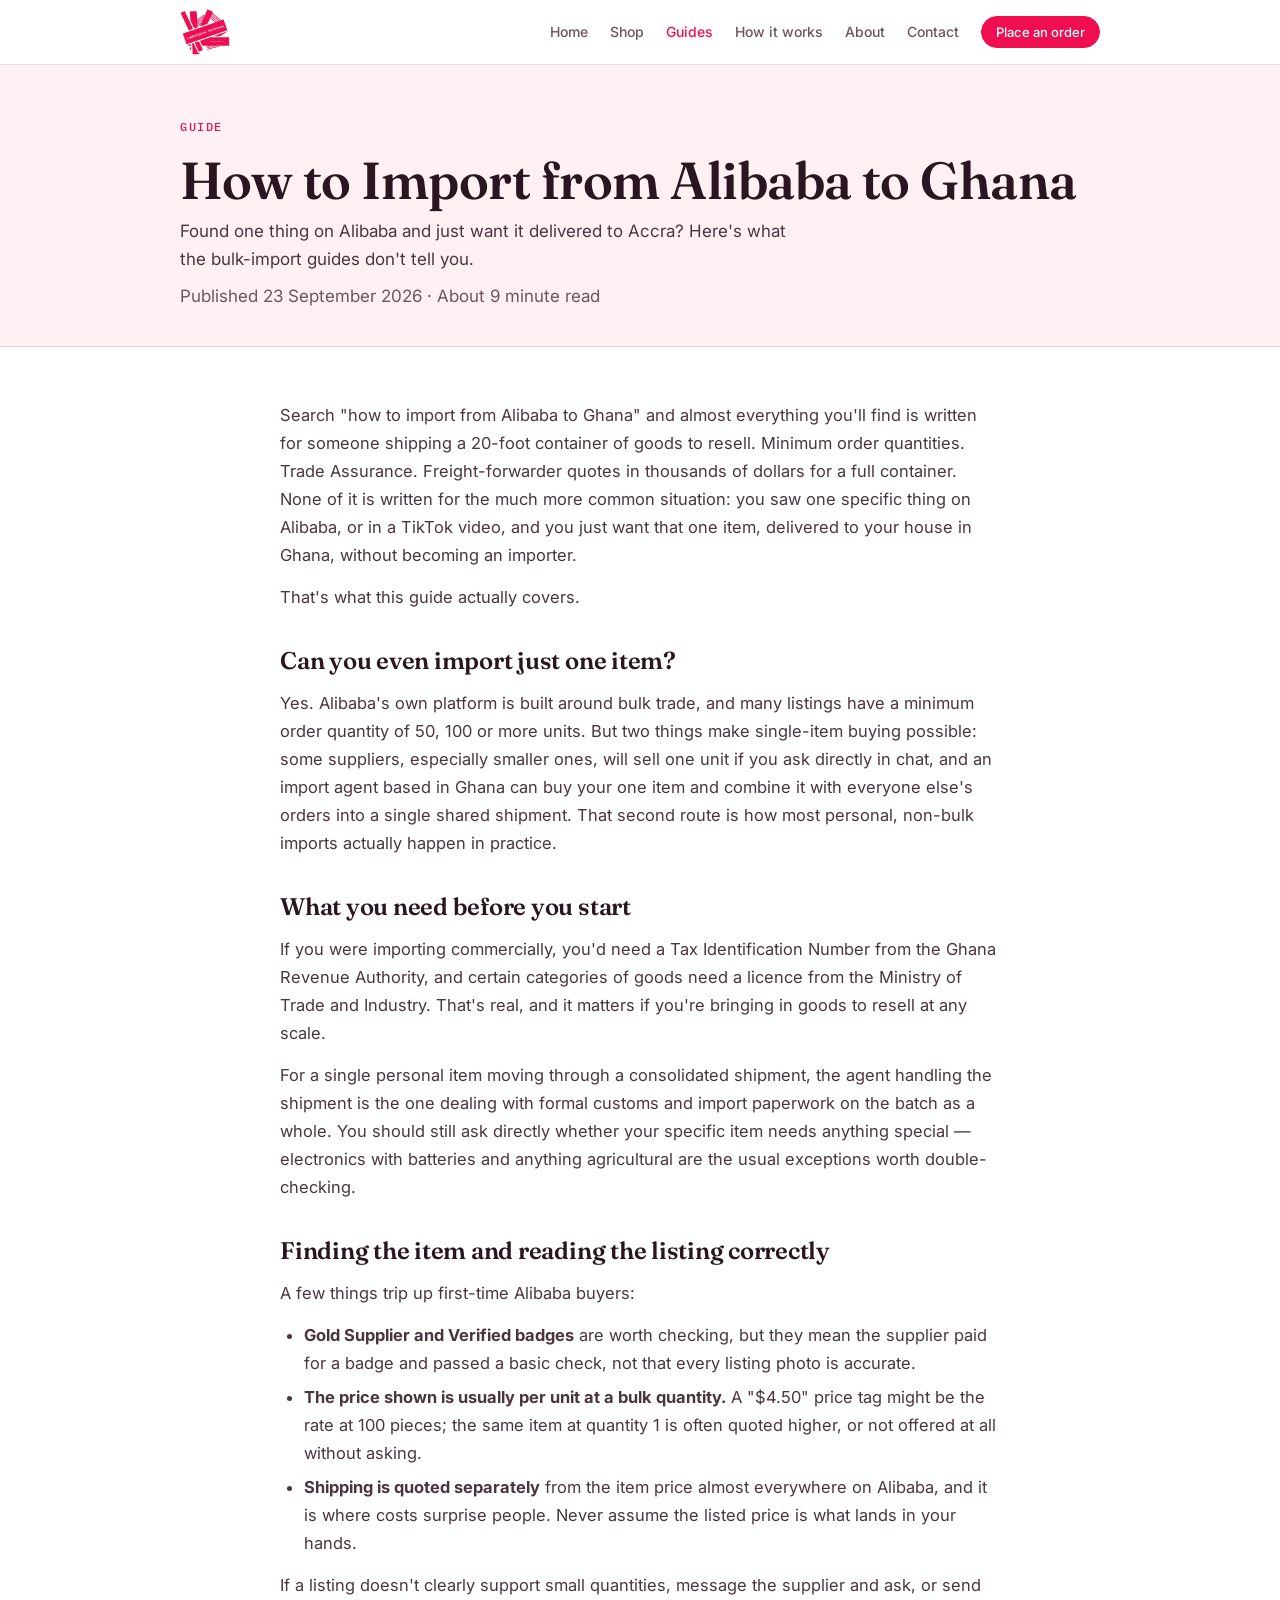
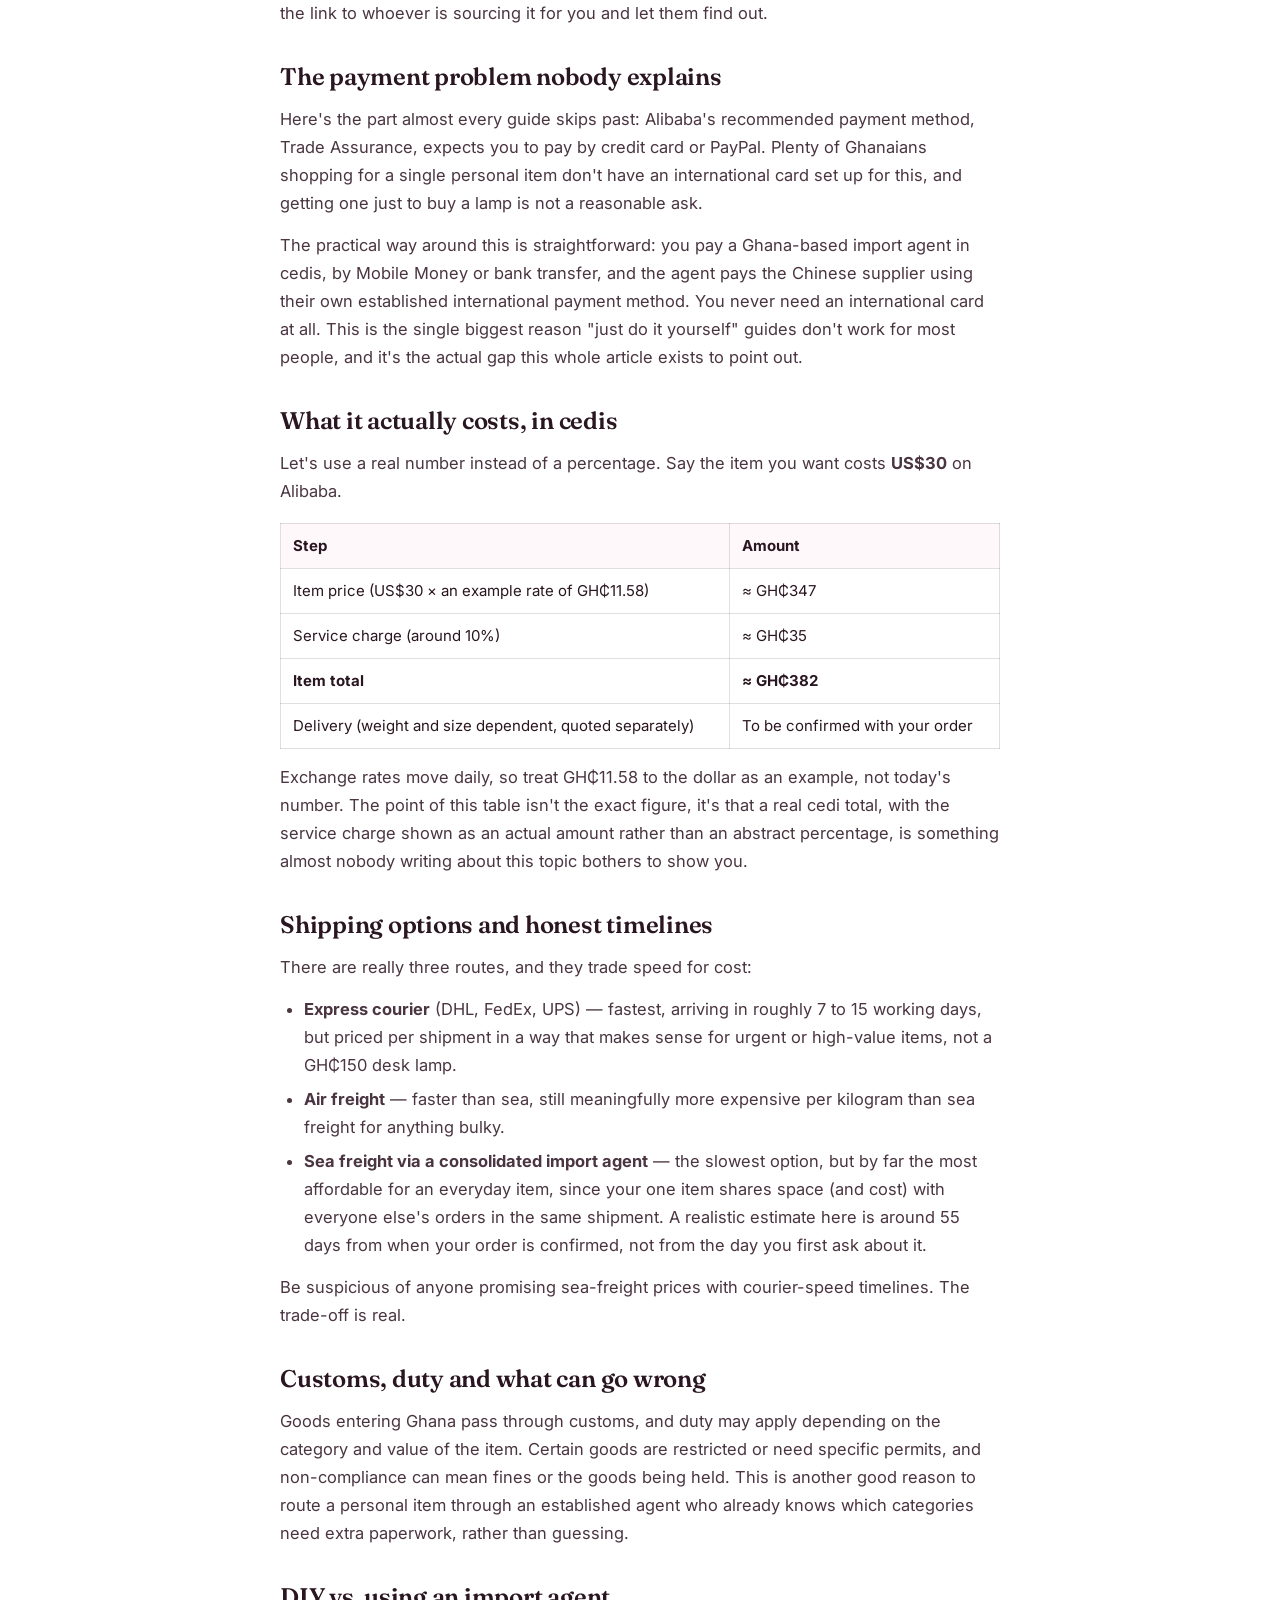
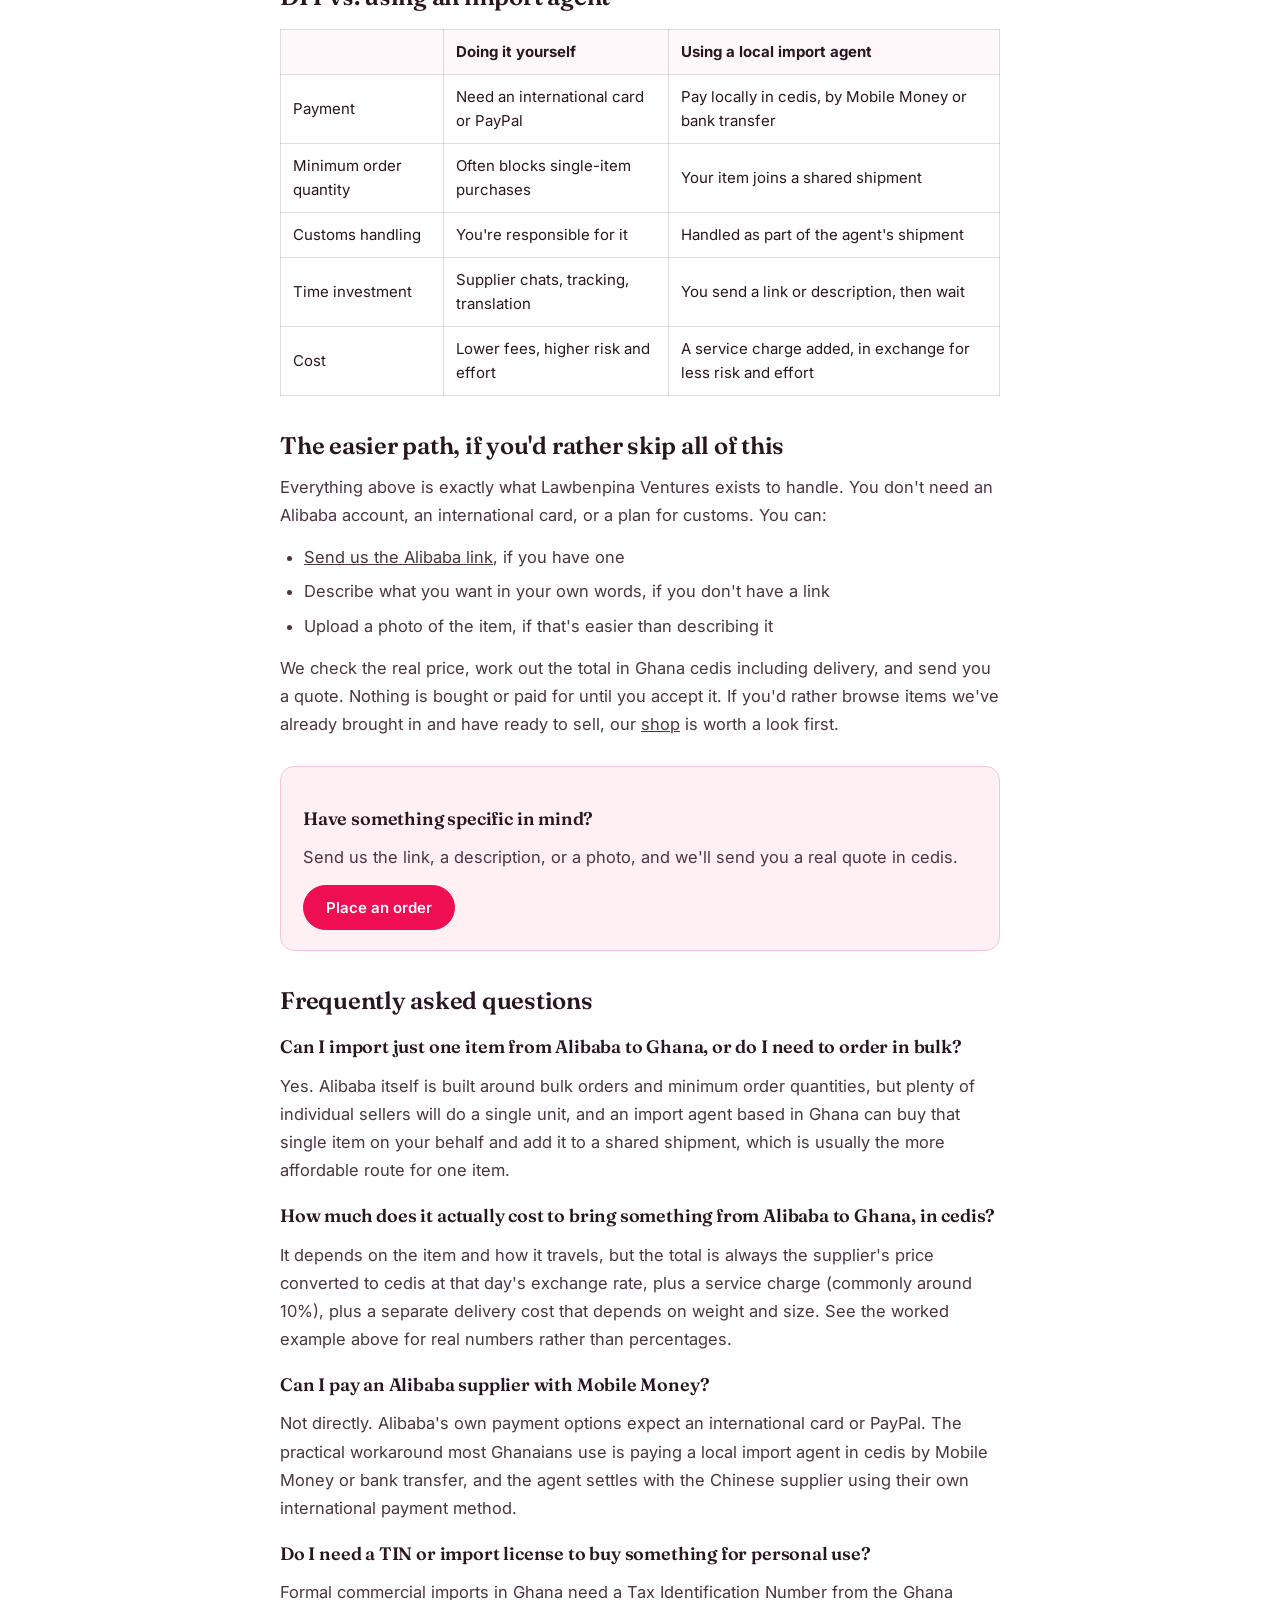
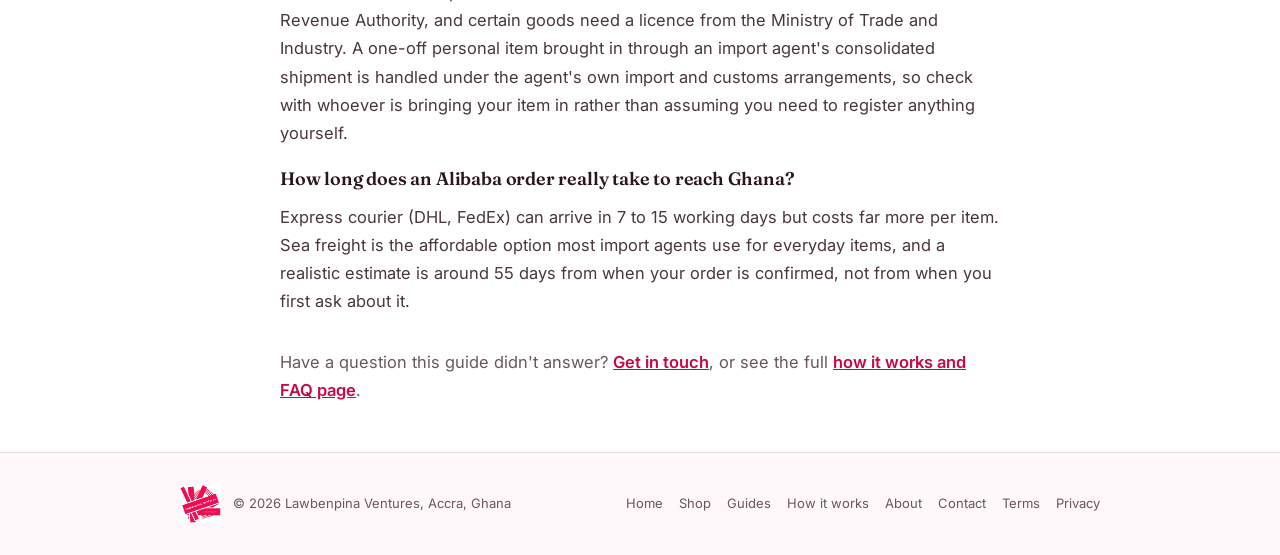
<file: guides/how-to-import-from-alibaba-to-ghana.html>
<!DOCTYPE html>
<html lang="en">
<head>
<meta charset="UTF-8">
<meta name="viewport" content="width=device-width, initial-scale=1.0">
<title>How to Import from Alibaba to Ghana (2026)</title>
<meta name="description" content="Buying one item from Alibaba? Here's how Ghanaians actually pay, ship and clear it — real cedi costs, no international card needed, step by step.">
<link rel="canonical" href="https://www.lawbenpina.online/guides/how-to-import-from-alibaba-to-ghana.html">
<meta property="og:type" content="article">
<meta property="og:title" content="How to Import from Alibaba to Ghana (2026)">
<meta property="og:description" content="Buying one item from Alibaba? Here's how Ghanaians actually pay, ship and clear it — real cedi costs, no international card needed, step by step.">
<meta property="og:url" content="https://www.lawbenpina.online/guides/how-to-import-from-alibaba-to-ghana.html">
<link rel="preconnect" href="https://fonts.googleapis.com">
<link href="https://fonts.googleapis.com/css2?family=Fraunces:opsz,wght@9..144,400;9..144,500;9..144,600&family=Inter:wght@400;500;600;700&family=IBM+Plex+Mono:wght@400;500&display=swap" rel="stylesheet">
<link rel="icon" type="image/png" href="../favicon.png">
<meta name="theme-color" content="#ef0e52">
<link rel="stylesheet" href="../style.css">
<script type="application/ld+json">
{
  "@context": "https://schema.org",
  "@type": "FAQPage",
  "mainEntity": [
    {"@type": "Question", "name": "Can I import just one item from Alibaba to Ghana, or do I need to order in bulk?", "acceptedAnswer": {"@type": "Answer", "text": "Yes. Alibaba itself is built around bulk orders and minimum order quantities, but plenty of individual sellers will do a single unit, and an import agent based in Ghana can buy that single item on your behalf and add it to a shared shipment, which is usually the more affordable route for one item."}},
    {"@type": "Question", "name": "How much does it actually cost to bring something from Alibaba to Ghana, in cedis?", "acceptedAnswer": {"@type": "Answer", "text": "It depends on the item and how it travels, but the total is always the supplier's price converted to cedis at that day's exchange rate, plus a service charge (commonly around 10%), plus a separate delivery cost that depends on weight and size. A worked example: a $30 item at roughly GH₵11.58 to the dollar comes to about GH₵347, plus a 10% service charge of about GH₵35, for an item total near GH₵382, before delivery."}},
    {"@type": "Question", "name": "Can I pay an Alibaba supplier with Mobile Money?", "acceptedAnswer": {"@type": "Answer", "text": "Not directly. Alibaba's own payment options expect an international card or PayPal. The practical workaround most Ghanaians use is paying a local import agent in cedis by Mobile Money or bank transfer, and the agent settles with the Chinese supplier using their own international payment method."}},
    {"@type": "Question", "name": "Do I need a TIN or import license to buy something for personal use?", "acceptedAnswer": {"@type": "Answer", "text": "Formal commercial imports in Ghana need a Tax Identification Number from the Ghana Revenue Authority, and certain goods need a licence from the Ministry of Trade and Industry. A one-off personal item brought in through an import agent's consolidated shipment is handled under the agent's own import and customs arrangements, so check with whoever is bringing your item in rather than assuming you need to register anything yourself."}},
    {"@type": "Question", "name": "How long does an Alibaba order really take to reach Ghana?", "acceptedAnswer": {"@type": "Answer", "text": "Express courier (DHL, FedEx) can arrive in 7 to 15 working days but costs far more per item. Sea freight is the affordable option most import agents use for everyday items, and a realistic estimate is around 55 days from when your order is confirmed, not from when you first ask about it."}}
  ]
}
</script>
</head>
<body>
<header class="top">
  <div class="wrap">
    <a class="brand" href="../index.html" aria-label="Lawbenpina Ventures home"><img src="../logo.png" alt="Lawbenpina Ventures"></a>
    <button class="menu-btn" id="menuBtn" type="button" aria-expanded="false" aria-controls="mainNav">Menu</button>
    <nav id="mainNav">
      <a href="../index.html">Home</a>
      <a href="../shop.html">Shop</a>
      <a class="active" href="../guides.html">Guides</a>
      <a href="../how-it-works.html">How it works</a>
      <a href="../about.html">About</a>
      <a href="../contact.html">Contact</a>
      <a class="btn btn-primary btn-sm" href="../order.html">Place an order</a>
    </nav>
  </div>
</header>

<div class="page-hero">
  <div class="wrap">
    <span class="eyebrow">Guide</span>
    <h1>How to Import from Alibaba to Ghana</h1>
    <p>Found one thing on Alibaba and just want it delivered to Accra? Here's what the bulk-import guides don't tell you.</p>
    <p class="post-meta">Published 23 September 2026 &middot; About 9 minute read</p>
  </div>
</div>

<section class="tight">
  <div class="wrap">
    <article class="prose">

<p>Search "how to import from Alibaba to Ghana" and almost everything you'll find is written for someone shipping a 20-foot container of goods to resell. Minimum order quantities. Trade Assurance. Freight-forwarder quotes in thousands of dollars for a full container. None of it is written for the much more common situation: you saw one specific thing on Alibaba, or in a TikTok video, and you just want that one item, delivered to your house in Ghana, without becoming an importer.</p>

<p>That's what this guide actually covers.</p>

<h2>Can you even import just one item?</h2>
<p>Yes. Alibaba's own platform is built around bulk trade, and many listings have a minimum order quantity of 50, 100 or more units. But two things make single-item buying possible: some suppliers, especially smaller ones, will sell one unit if you ask directly in chat, and an import agent based in Ghana can buy your one item and combine it with everyone else's orders into a single shared shipment. That second route is how most personal, non-bulk imports actually happen in practice.</p>

<h2>What you need before you start</h2>
<p>If you were importing commercially, you'd need a Tax Identification Number from the Ghana Revenue Authority, and certain categories of goods need a licence from the Ministry of Trade and Industry. That's real, and it matters if you're bringing in goods to resell at any scale.</p>
<p>For a single personal item moving through a consolidated shipment, the agent handling the shipment is the one dealing with formal customs and import paperwork on the batch as a whole. You should still ask directly whether your specific item needs anything special — electronics with batteries and anything agricultural are the usual exceptions worth double-checking.</p>

<h2>Finding the item and reading the listing correctly</h2>
<p>A few things trip up first-time Alibaba buyers:</p>
<ul>
<li><strong>Gold Supplier and Verified badges</strong> are worth checking, but they mean the supplier paid for a badge and passed a basic check, not that every listing photo is accurate.</li>
<li><strong>The price shown is usually per unit at a bulk quantity.</strong> A "$4.50" price tag might be the rate at 100 pieces; the same item at quantity 1 is often quoted higher, or not offered at all without asking.</li>
<li><strong>Shipping is quoted separately</strong> from the item price almost everywhere on Alibaba, and it is where costs surprise people. Never assume the listed price is what lands in your hands.</li>
</ul>
<p>If a listing doesn't clearly support small quantities, message the supplier and ask, or send the link to whoever is sourcing it for you and let them find out.</p>

<h2>The payment problem nobody explains</h2>
<p>Here's the part almost every guide skips past: Alibaba's recommended payment method, Trade Assurance, expects you to pay by credit card or PayPal. Plenty of Ghanaians shopping for a single personal item don't have an international card set up for this, and getting one just to buy a lamp is not a reasonable ask.</p>
<p>The practical way around this is straightforward: you pay a Ghana-based import agent in cedis, by Mobile Money or bank transfer, and the agent pays the Chinese supplier using their own established international payment method. You never need an international card at all. This is the single biggest reason "just do it yourself" guides don't work for most people, and it's the actual gap this whole article exists to point out.</p>

<h2>What it actually costs, in cedis</h2>
<p>Let's use a real number instead of a percentage. Say the item you want costs <strong>US$30</strong> on Alibaba.</p>
<table>
<tr><th>Step</th><th>Amount</th></tr>
<tr><td>Item price (US$30 &times; an example rate of GH₵11.58)</td><td>≈ GH₵347</td></tr>
<tr><td>Service charge (around 10%)</td><td>≈ GH₵35</td></tr>
<tr><td><strong>Item total</strong></td><td><strong>≈ GH₵382</strong></td></tr>
<tr><td>Delivery (weight and size dependent, quoted separately)</td><td>To be confirmed with your order</td></tr>
</table>
<p>Exchange rates move daily, so treat GH₵11.58 to the dollar as an example, not today's number. The point of this table isn't the exact figure, it's that a real cedi total, with the service charge shown as an actual amount rather than an abstract percentage, is something almost nobody writing about this topic bothers to show you.</p>

<h2>Shipping options and honest timelines</h2>
<p>There are really three routes, and they trade speed for cost:</p>
<ul>
<li><strong>Express courier</strong> (DHL, FedEx, UPS) — fastest, arriving in roughly 7 to 15 working days, but priced per shipment in a way that makes sense for urgent or high-value items, not a GH₵150 desk lamp.</li>
<li><strong>Air freight</strong> — faster than sea, still meaningfully more expensive per kilogram than sea freight for anything bulky.</li>
<li><strong>Sea freight via a consolidated import agent</strong> — the slowest option, but by far the most affordable for an everyday item, since your one item shares space (and cost) with everyone else's orders in the same shipment. A realistic estimate here is around 55 days from when your order is confirmed, not from the day you first ask about it.</li>
</ul>
<p>Be suspicious of anyone promising sea-freight prices with courier-speed timelines. The trade-off is real.</p>

<h2>Customs, duty and what can go wrong</h2>
<p>Goods entering Ghana pass through customs, and duty may apply depending on the category and value of the item. Certain goods are restricted or need specific permits, and non-compliance can mean fines or the goods being held. This is another good reason to route a personal item through an established agent who already knows which categories need extra paperwork, rather than guessing.</p>

<h2>DIY vs. using an import agent</h2>
<table>
<tr><th></th><th>Doing it yourself</th><th>Using a local import agent</th></tr>
<tr><td>Payment</td><td>Need an international card or PayPal</td><td>Pay locally in cedis, by Mobile Money or bank transfer</td></tr>
<tr><td>Minimum order quantity</td><td>Often blocks single-item purchases</td><td>Your item joins a shared shipment</td></tr>
<tr><td>Customs handling</td><td>You're responsible for it</td><td>Handled as part of the agent's shipment</td></tr>
<tr><td>Time investment</td><td>Supplier chats, tracking, translation</td><td>You send a link or description, then wait</td></tr>
<tr><td>Cost</td><td>Lower fees, higher risk and effort</td><td>A service charge added, in exchange for less risk and effort</td></tr>
</table>

<h2>The easier path, if you'd rather skip all of this</h2>
<p>Everything above is exactly what Lawbenpina Ventures exists to handle. You don't need an Alibaba account, an international card, or a plan for customs. You can:</p>
<ul>
<li><a href="../order.html">Send us the Alibaba link</a>, if you have one</li>
<li>Describe what you want in your own words, if you don't have a link</li>
<li>Upload a photo of the item, if that's easier than describing it</li>
</ul>
<p>We check the real price, work out the total in Ghana cedis including delivery, and send you a quote. Nothing is bought or paid for until you accept it. If you'd rather browse items we've already brought in and have ready to sell, our <a href="../shop.html">shop</a> is worth a look first.</p>

<div class="post-cta">
<h3>Have something specific in mind?</h3>
<p>Send us the link, a description, or a photo, and we'll send you a real quote in cedis.</p>
<p style="margin-top:14px;"><a class="btn btn-primary" href="../order.html">Place an order</a></p>
</div>

<h2>Frequently asked questions</h2>

<h3>Can I import just one item from Alibaba to Ghana, or do I need to order in bulk?</h3>
<p>Yes. Alibaba itself is built around bulk orders and minimum order quantities, but plenty of individual sellers will do a single unit, and an import agent based in Ghana can buy that single item on your behalf and add it to a shared shipment, which is usually the more affordable route for one item.</p>

<h3>How much does it actually cost to bring something from Alibaba to Ghana, in cedis?</h3>
<p>It depends on the item and how it travels, but the total is always the supplier's price converted to cedis at that day's exchange rate, plus a service charge (commonly around 10%), plus a separate delivery cost that depends on weight and size. See the worked example above for real numbers rather than percentages.</p>

<h3>Can I pay an Alibaba supplier with Mobile Money?</h3>
<p>Not directly. Alibaba's own payment options expect an international card or PayPal. The practical workaround most Ghanaians use is paying a local import agent in cedis by Mobile Money or bank transfer, and the agent settles with the Chinese supplier using their own international payment method.</p>

<h3>Do I need a TIN or import license to buy something for personal use?</h3>
<p>Formal commercial imports in Ghana need a Tax Identification Number from the Ghana Revenue Authority, and certain goods need a licence from the Ministry of Trade and Industry. A one-off personal item brought in through an import agent's consolidated shipment is handled under the agent's own import and customs arrangements, so check with whoever is bringing your item in rather than assuming you need to register anything yourself.</p>

<h3>How long does an Alibaba order really take to reach Ghana?</h3>
<p>Express courier (DHL, FedEx) can arrive in 7 to 15 working days but costs far more per item. Sea freight is the affordable option most import agents use for everyday items, and a realistic estimate is around 55 days from when your order is confirmed, not from when you first ask about it.</p>

<p class="post-meta" style="margin-top:32px;">Have a question this guide didn't answer? <a class="link" href="../contact.html">Get in touch</a>, or see the full <a class="link" href="../how-it-works.html">how it works and FAQ page</a>.</p>

    </article>
  </div>
</section>

<footer>
  <div class="wrap">
    <div class="foot-brand"><img src="../logo.png" alt="Lawbenpina Ventures"><span>&copy; <span class="js-year"></span> Lawbenpina Ventures, Accra, Ghana</span></div>
    <div class="foot-links"><a href="../index.html">Home</a><a href="../shop.html">Shop</a><a href="../guides.html">Guides</a><a href="../how-it-works.html">How it works</a><a href="../about.html">About</a><a href="../contact.html">Contact</a><a href="../terms.html">Terms</a><a href="../privacy.html">Privacy</a></div>
  </div>
</footer>
<script src="../site.js"></script>
</body>
</html>
</file>
<file: style.css>
﻿:root{
  --pink:#ef0e52; --pink-dark:#c50a43; --pink-tint:#fff0f4; --pink-line:#f7c5d3;
  --ink:#2a1620; --muted:#6b5560; --bg:#ffffff; --card:#fff8fa; --line:rgba(42,22,32,0.14);
  --green:#25804a; --red:#b3261e;
}
*{box-sizing:border-box;margin:0;padding:0;}
html{scroll-behavior:smooth;}
body{background:var(--bg);color:var(--ink);font-family:'Inter',system-ui,sans-serif;font-size:16px;line-height:1.6;-webkit-font-smoothing:antialiased;}
a{color:inherit;}
img{max-width:100%;display:block;}
.wrap{max-width:960px;margin:0 auto;padding:0 20px;}
h1,h2,h3{font-family:'Fraunces',Georgia,serif;font-weight:600;letter-spacing:-0.01em;line-height:1.15;}
h1{font-size:clamp(32px,6vw,52px);margin:12px 0 16px;}
h2{font-size:clamp(24px,4vw,32px);margin-bottom:10px;}
h3{font-size:18px;margin-bottom:6px;}
p{color:#4a3540;}
.eyebrow{font-family:'IBM Plex Mono',monospace;font-size:11.5px;letter-spacing:.14em;text-transform:uppercase;color:var(--pink);font-weight:500;}
.muted{color:var(--muted);font-size:14px;}
.link{color:var(--pink-dark);font-weight:600;}

header.top{position:sticky;top:0;z-index:20;background:rgba(255,255,255,.96);backdrop-filter:blur(8px);border-bottom:1px solid var(--line);}
header.top .wrap{display:flex;align-items:center;justify-content:space-between;height:64px;gap:12px;}
.brand{display:flex;align-items:center;gap:10px;text-decoration:none;}
.brand img{height:46px;width:auto;}
.top nav{display:flex;gap:22px;align-items:center;font-size:14px;}
.top nav a{text-decoration:none;color:var(--muted);font-weight:500;}
.top nav a:hover,.top nav a.active{color:var(--pink);}
.top nav a.btn{color:#fff;}
.top nav a.btn:hover{color:#fff;}
.menu-btn{display:none;background:#fff;border:1.5px solid var(--line);border-radius:999px;padding:8px 16px;font:600 14px 'Inter',sans-serif;color:var(--ink);cursor:pointer;}
@media(max-width:760px){
  .menu-btn{display:block;}
  .top nav{display:none;position:absolute;top:64px;left:0;right:0;background:#fff;border-bottom:1px solid var(--line);flex-direction:column;align-items:stretch;gap:0;padding:6px 20px 18px;box-shadow:0 12px 24px rgba(0,0,0,.06);}
  .top nav.open{display:flex;}
  .top nav a{padding:13px 0;border-bottom:1px solid var(--line);}
  .top nav a.btn{margin-top:14px;border-bottom:none;text-align:center;padding:12px 22px;}
}

.btn{display:inline-flex;align-items:center;justify-content:center;gap:8px;padding:12px 22px;border-radius:999px;border:1.5px solid var(--line);background:#fff;color:var(--ink);font:600 15px 'Inter',sans-serif;cursor:pointer;text-decoration:none;transition:.15s;}
.btn:hover{border-color:var(--pink);color:var(--pink);}
.btn-primary{background:var(--pink);border-color:var(--pink);color:#fff;}
.btn-primary:hover{background:var(--pink-dark);border-color:var(--pink-dark);color:#fff;}
.btn-wa{background:var(--green);border-color:var(--green);color:#fff;}
.btn-wa:hover{background:#1c6a3c;border-color:#1c6a3c;color:#fff;}
.btn-sm{padding:7px 14px;font-size:13px;}
.btn[disabled]{opacity:.45;cursor:not-allowed;}
.row{display:flex;flex-wrap:wrap;gap:12px;}

.hero{padding-top:56px;padding-bottom:48px;}
.hero-grid{display:grid;grid-template-columns:1.3fr .7fr;gap:32px;align-items:center;}
.hero-grid img{width:100%;max-width:300px;justify-self:center;}
@media(max-width:760px){.hero-grid{grid-template-columns:1fr;}.hero-grid img{max-width:190px;justify-self:start;order:-1;}}
.hero p.lede{max-width:560px;font-size:18px;}
.hero .row{margin-top:26px;}

section{padding:48px 0;border-top:1px solid var(--line);}
.steps4{display:grid;grid-template-columns:repeat(4,1fr);gap:14px;margin-top:22px;}
.steps4 div{border:1px solid var(--line);border-radius:14px;padding:18px;background:var(--card);}
.steps4 span{font-family:'IBM Plex Mono',monospace;color:var(--pink);font-size:12px;font-weight:500;}
.steps4 p{font-size:14px;margin-top:4px;}
@media(max-width:760px){.steps4{grid-template-columns:1fr 1fr;}}
@media(max-width:460px){.steps4{grid-template-columns:1fr;}}
.facts{display:flex;flex-wrap:wrap;gap:10px;margin-top:20px;}
.facts span{border:1px solid var(--pink-line);background:var(--pink-tint);border-radius:999px;padding:6px 14px;font-size:13px;color:var(--pink-dark);font-weight:500;}

.card{background:var(--card);border:1px solid var(--pink-line);border-radius:16px;padding:22px;box-shadow:0 6px 24px rgba(239,14,82,.06);}
.stepper{display:flex;gap:8px;margin:18px 0 22px;flex-wrap:wrap;}
.stepper li{list-style:none;font-size:13px;padding:6px 14px;border-radius:999px;border:1px solid var(--line);color:var(--muted);}
.stepper li.on{border-color:var(--pink);background:var(--pink);color:#fff;font-weight:600;}
.stepper li.done{border-color:var(--pink-line);color:var(--pink-dark);background:var(--pink-tint);}

.rate{font-size:13px;color:var(--pink-dark);margin-bottom:14px;font-weight:500;}
.alert{border-radius:12px;padding:12px 16px;font-size:14px;margin:12px 0;}
.alert.warn{background:#fdecea;border:1px solid var(--red);color:#5c1a15;}
.alert.info{background:var(--pink-tint);border:1px solid var(--pink-line);}

.item{display:grid;grid-template-columns:1fr auto;gap:8px 14px;border:1px solid var(--line);border-radius:12px;padding:14px;margin-bottom:10px;background:#fff;}
.item h3{font-family:'Inter',sans-serif;font-size:15px;font-weight:600;}
.item .meta{font-size:13px;color:var(--muted);word-break:break-word;}
.item .price{text-align:right;font-weight:700;white-space:nowrap;}
.item .acts{grid-column:1/-1;display:flex;gap:8px;}
.empty{padding:14px 0;color:var(--muted);}
.totals{border-top:1px solid var(--line);margin-top:14px;padding-top:14px;}
.totals div{display:flex;justify-content:space-between;gap:16px;padding:4px 0;}
.totals .big{font-size:18px;font-weight:700;color:var(--pink-dark);}
.totals .ship{color:var(--muted);font-size:14px;}

form .grid{display:grid;grid-template-columns:1fr 1fr;gap:14px;}
form .full{grid-column:1/-1;}
@media(max-width:600px){form .grid{grid-template-columns:1fr;}}
label{display:block;font-size:13px;margin-bottom:5px;color:var(--ink);font-weight:600;}
label small{font-weight:400;color:var(--muted);}
input,select,textarea{width:100%;background:#fff;border:1px solid var(--line);border-radius:10px;padding:12px 14px;color:var(--ink);font:15px 'Inter',sans-serif;}
input:focus,select:focus,textarea:focus{outline:2px solid var(--pink);outline-offset:1px;}
textarea{min-height:80px;resize:vertical;}
.help{font-size:12.5px;color:var(--muted);margin-top:4px;}
.nav-row{display:flex;justify-content:space-between;gap:12px;margin-top:22px;flex-wrap:wrap;}

.review h3{margin-top:18px;}
.review dl{display:grid;grid-template-columns:130px 1fr;gap:6px 14px;font-size:14.5px;}
.review dt{color:var(--muted);}
.review dd{word-break:break-word;}
.consent{margin-top:18px;display:grid;gap:10px;}
.consent label{display:flex;gap:10px;align-items:flex-start;font-size:14px;font-weight:400;line-height:1.5;}
.consent input{width:auto;margin-top:4px;flex:none;accent-color:var(--pink);}

.done-box{text-align:center;padding:10px 0;}
.ref{font-family:'IBM Plex Mono',monospace;font-size:22px;color:var(--pink-dark);margin:10px 0;letter-spacing:.06em;font-weight:500;}

footer{border-top:1px solid var(--line);padding:32px 0;font-size:13px;color:var(--muted);background:var(--card);}
footer .wrap{display:flex;flex-wrap:wrap;justify-content:space-between;align-items:center;gap:14px;}
footer img{height:38px;width:auto;}
.foot-brand{display:flex;align-items:center;gap:12px;}
.foot-links{display:flex;flex-wrap:wrap;gap:16px;}
.foot-links a{text-decoration:none;}
.foot-links a:hover{color:var(--pink);}
.prose h2{margin-top:28px;font-size:22px;}
.prose p,.prose li{margin-top:10px;}
.prose ul{padding-left:22px;color:#4a3540;}
.draft{background:#fdecea;border:1px solid var(--red);border-radius:12px;padding:12px 16px;font-size:14px;margin:16px 0;color:#5c1a15;}
.btn-white{background:#fff;border-color:#fff;color:var(--pink-dark);}
.btn-white:hover{background:var(--pink-tint);border-color:var(--pink-tint);color:var(--pink-dark);}

.page-hero{padding:48px 0 36px;background:var(--pink-tint);border-bottom:1px solid var(--pink-line);}
.page-hero h1{margin-bottom:8px;}
.page-hero p{max-width:620px;font-size:17px;}
.page-body{padding:40px 0 64px;}
section.tight{border-top:none;padding-top:40px;}

.cards3{display:grid;grid-template-columns:repeat(3,1fr);gap:16px;margin-top:22px;}
@media(max-width:760px){.cards3{grid-template-columns:1fr;}}
.feat{border:1px solid var(--line);border-radius:14px;padding:22px;background:var(--card);}
.guide-card{display:block;text-decoration:none;color:inherit;transition:.15s;}
.guide-card:hover{border-color:var(--pink);transform:translateY(-2px);box-shadow:0 8px 22px rgba(239,14,82,.08);}
.guide-card p{font-size:14.5px;margin-top:6px;}
.guides-grid{display:grid;grid-template-columns:repeat(2,1fr);gap:16px;margin-top:22px;}
@media(max-width:700px){.guides-grid{grid-template-columns:1fr;}}
article.prose{max-width:720px;margin:0 auto;}
article.prose h2{font-size:24px;margin-top:36px;}
article.prose h3{font-size:18px;margin-top:22px;}
article.prose p{margin-top:14px;font-size:16.5px;line-height:1.7;}
article.prose ul,article.prose ol{margin-top:14px;padding-left:24px;font-size:16.5px;line-height:1.7;color:#4a3540;}
article.prose li{margin-top:6px;}
article.prose table{width:100%;border-collapse:collapse;margin-top:18px;font-size:15px;}
article.prose th,article.prose td{border:1px solid var(--line);padding:10px 12px;text-align:left;}
article.prose th{background:var(--card);}
.post-meta{color:var(--muted);font-size:13.5px;margin-top:10px;}
.post-cta{background:var(--pink-tint);border:1px solid var(--pink-line);border-radius:14px;padding:20px 22px;margin:28px 0;}
.post-cta p{margin-top:6px;}
.feat p{font-size:14.5px;margin-top:4px;}
.cta-band{background:var(--pink);border-radius:18px;padding:36px 24px;text-align:center;}
.cta-band h2{color:#fff;}
.cta-band p{color:#fff;opacity:.92;max-width:520px;margin:0 auto 20px;}

.timeline{list-style:none;counter-reset:s;display:grid;gap:14px;margin-top:22px;}
.timeline li{counter-increment:s;border:1px solid var(--line);border-radius:14px;padding:18px 18px 18px 64px;background:var(--card);position:relative;}
.timeline li::before{content:counter(s);position:absolute;left:18px;top:16px;width:32px;height:32px;border-radius:50%;background:var(--pink);color:#fff;font-weight:700;display:flex;align-items:center;justify-content:center;font-size:15px;}
.timeline p{font-size:14.5px;margin-top:2px;}

details{border:1px solid var(--line);border-radius:12px;background:var(--card);margin-top:10px;}
summary{cursor:pointer;padding:14px 18px;font-weight:600;list-style:none;display:flex;justify-content:space-between;gap:12px;}
summary::-webkit-details-marker{display:none;}
summary::after{content:'+';color:var(--pink);font-size:20px;line-height:1;}
details[open] summary::after{content:'\2212';}
details p{padding:0 18px 16px;font-size:15px;}

.contact-grid{display:grid;grid-template-columns:1fr 1fr;gap:20px;margin-top:8px;}
@media(max-width:760px){.contact-grid{grid-template-columns:1fr;}}
.contact-list{display:grid;gap:12px;}
.contact-item{border:1px solid var(--line);border-radius:14px;padding:16px 18px;background:var(--card);}
.contact-item span{display:block;font-family:'IBM Plex Mono',monospace;font-size:11.5px;letter-spacing:.12em;text-transform:uppercase;color:var(--pink);}
.contact-item a,.contact-item b{font-weight:600;word-break:break-word;}

.seg{display:flex;gap:8px;flex-wrap:wrap;margin:6px 0 16px;}
.seg-opt{display:block;margin:0;position:relative;cursor:pointer;}
.seg-opt input{position:absolute;opacity:0;width:0;height:0;}
.seg-opt span{display:block;padding:10px 16px;border:1.5px solid var(--line);border-radius:999px;font-size:14px;font-weight:600;color:var(--muted);background:#fff;}
.seg-opt input:checked + span{border-color:var(--pink);background:var(--pink);color:#fff;}
.seg-opt input:focus-visible + span{outline:2px solid var(--pink);outline-offset:2px;}
.item .desc{white-space:pre-wrap;font-size:14px;color:var(--ink);word-break:break-word;}
.thumb{width:100%;max-width:220px;max-height:220px;object-fit:cover;border-radius:12px;border:1px solid var(--line);margin:8px 0;}
input[type=file]{padding:10px;background:#fff;}

/* -------- shop -------- */
.shop-bar{display:flex;justify-content:space-between;align-items:center;gap:12px;flex-wrap:wrap;margin-bottom:22px;}
.chips{display:flex;gap:8px;flex-wrap:wrap;}
.chip{border:1.5px solid var(--line);background:#fff;border-radius:999px;padding:7px 16px;font:600 13px 'Inter',sans-serif;color:var(--muted);cursor:pointer;}
.chip.on{background:var(--pink);border-color:var(--pink);color:#fff;}
.pgrid,#featuredGrid{display:grid;grid-template-columns:repeat(4,1fr);gap:16px;}
@media(max-width:900px){.pgrid,#featuredGrid{grid-template-columns:repeat(3,1fr);}}
@media(max-width:640px){.pgrid,#featuredGrid{grid-template-columns:repeat(2,1fr);gap:12px;}}
.pcard{display:block;text-align:left;border:1px solid var(--line);border-radius:14px;background:#fff;overflow:hidden;cursor:pointer;text-decoration:none;color:inherit;font:inherit;padding:0;transition:.15s;}
.pcard:hover{border-color:var(--pink);box-shadow:0 8px 22px rgba(239,14,82,.1);transform:translateY(-2px);}
.pimg{display:block;position:relative;aspect-ratio:1/1;background:var(--pink-tint);}
.pcard img{width:100%;height:100%;object-fit:cover;display:block;}
#featuredGrid .pcard img{aspect-ratio:1/1;height:auto;}
.badge{position:absolute;top:10px;left:10px;background:#2a1620;color:#fff;font-size:12px;font-weight:600;padding:4px 10px;border-radius:999px;}
.pinfo{display:block;padding:12px 14px 14px;}
.pinfo h3{font-family:'Inter',sans-serif;font-size:15px;font-weight:600;margin-bottom:2px;}
.pcat{display:block;font-size:12px;color:var(--muted);}
.pprice{display:block;font-weight:700;color:var(--pink-dark);margin-top:4px;}
.pprice.big{font-size:22px;margin:6px 0 10px;}

dialog{border:none;border-radius:18px;padding:0;max-width:820px;width:calc(100% - 32px);max-height:calc(100vh - 32px);overflow:auto;color:var(--ink);background:#fff;}
dialog::backdrop{background:rgba(42,22,32,.55);}
.pdlg-body{display:grid;grid-template-columns:1fr 1fr;position:relative;}
.pdlg-body>img{width:100%;height:100%;min-height:280px;max-height:520px;object-fit:cover;background:var(--pink-tint);}
.pdlg-thumbs{position:absolute;left:14px;right:calc(50% + 14px);bottom:14px;display:flex;gap:8px;overflow-x:auto;}
.pdlg-thumb{flex:none;width:52px;height:52px;border-radius:8px;border:2px solid rgba(255,255,255,.7);padding:0;overflow:hidden;cursor:pointer;background:#fff;}
.pdlg-thumb img{width:100%;height:100%;object-fit:cover;}
.pdlg-thumb.on{border-color:var(--pink);}
.pdlg-info{padding:26px;}
.story p{margin-top:12px;}.story p:first-child{margin-top:8px;}
.pdlg-info .desc{white-space:pre-wrap;margin:8px 0 18px;font-size:15px;}
.pdlg-x{position:absolute;top:10px;right:10px;z-index:2;width:36px;height:36px;border-radius:50%;border:none;background:rgba(255,255,255,.95);font-size:22px;line-height:1;cursor:pointer;box-shadow:0 2px 8px rgba(0,0,0,.15);}
@media(max-width:640px){.pdlg-body{grid-template-columns:1fr;}.pdlg-body>img{max-height:300px;}.pdlg-thumbs{right:14px;}}

.cartline{grid-template-columns:1fr auto;}
.cl-main{display:flex;gap:14px;align-items:flex-start;}
.cl-img{width:72px;height:72px;object-fit:cover;border-radius:10px;border:1px solid var(--line);flex:none;}
.qtylabel{display:flex;align-items:center;gap:8px;margin:8px 0 0;font-weight:500;}
.qty{width:76px;padding:8px 10px;}
#featured{background:var(--card);}

[hidden]{display:none!important;}
@media print{header.top,footer,.no-print,section:not(#order):not(#main){display:none!important;}.card{border:none;box-shadow:none;background:#fff;}}
</file>
